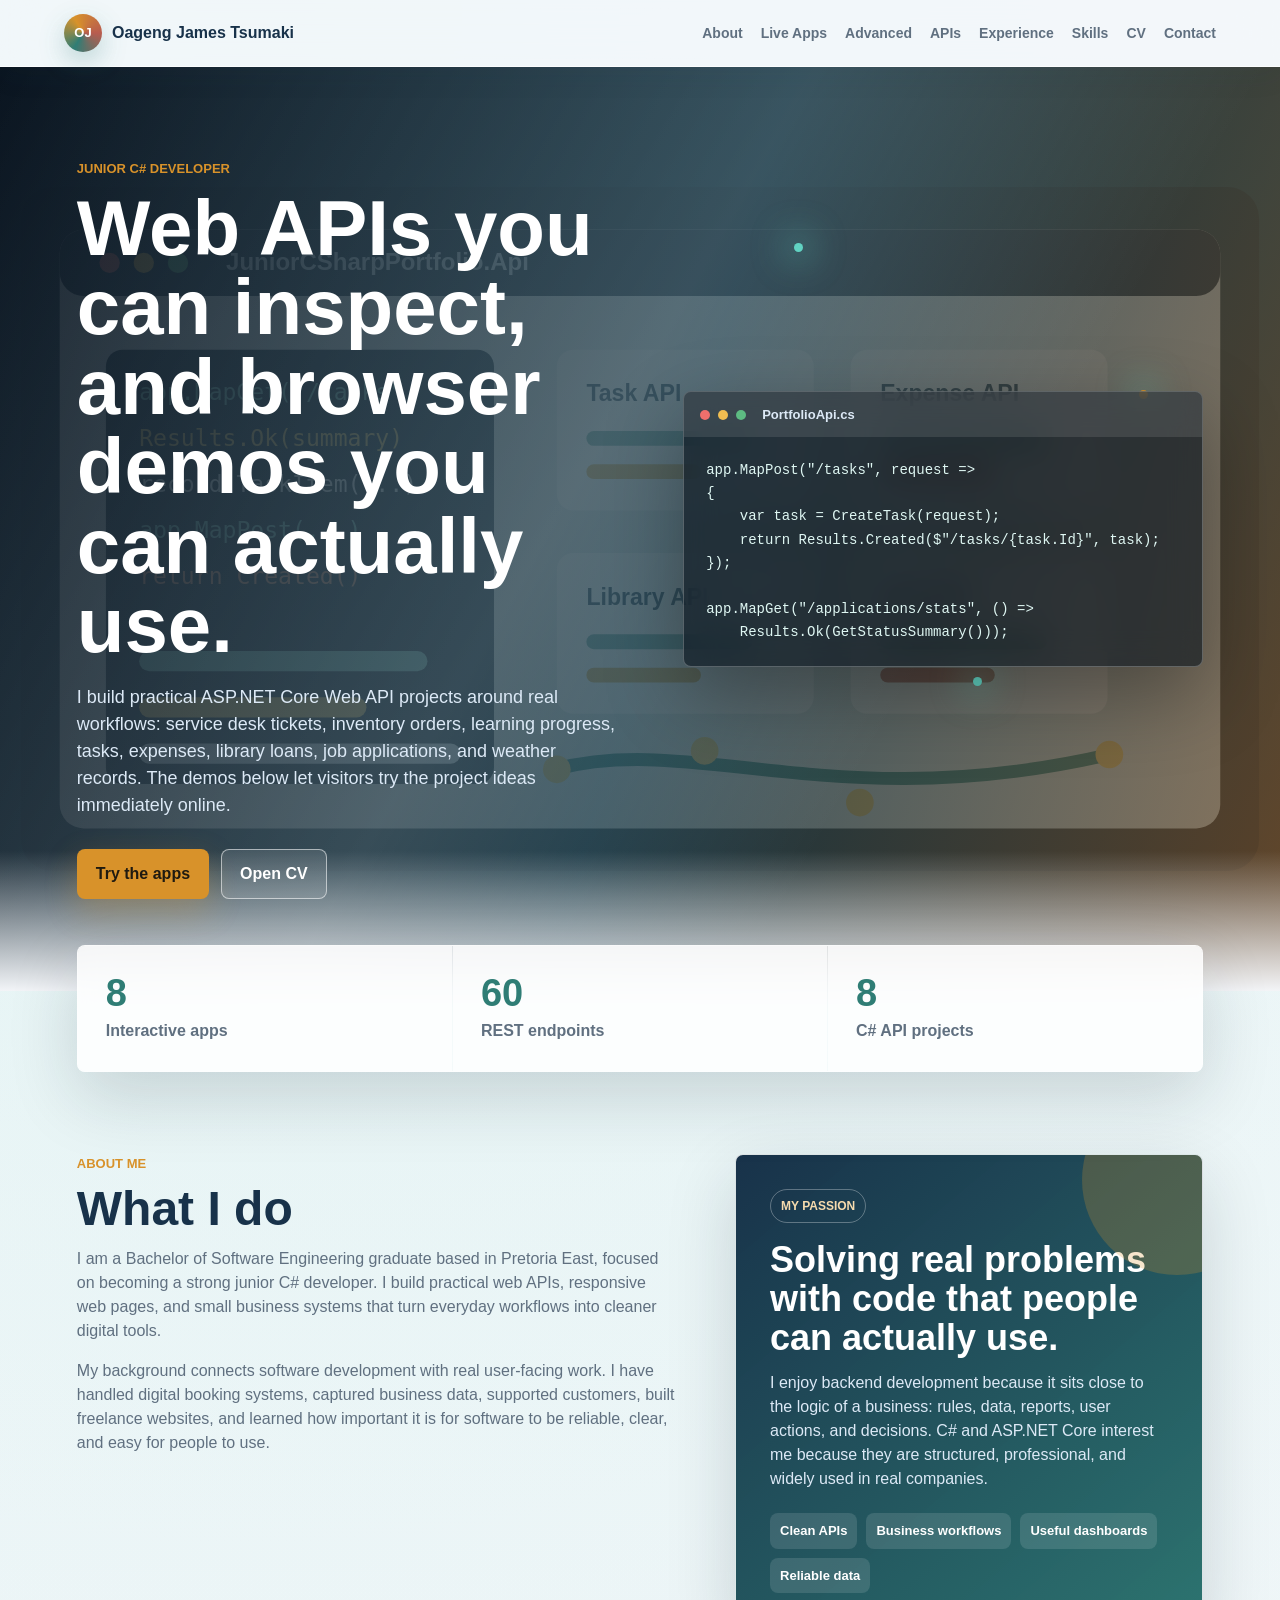
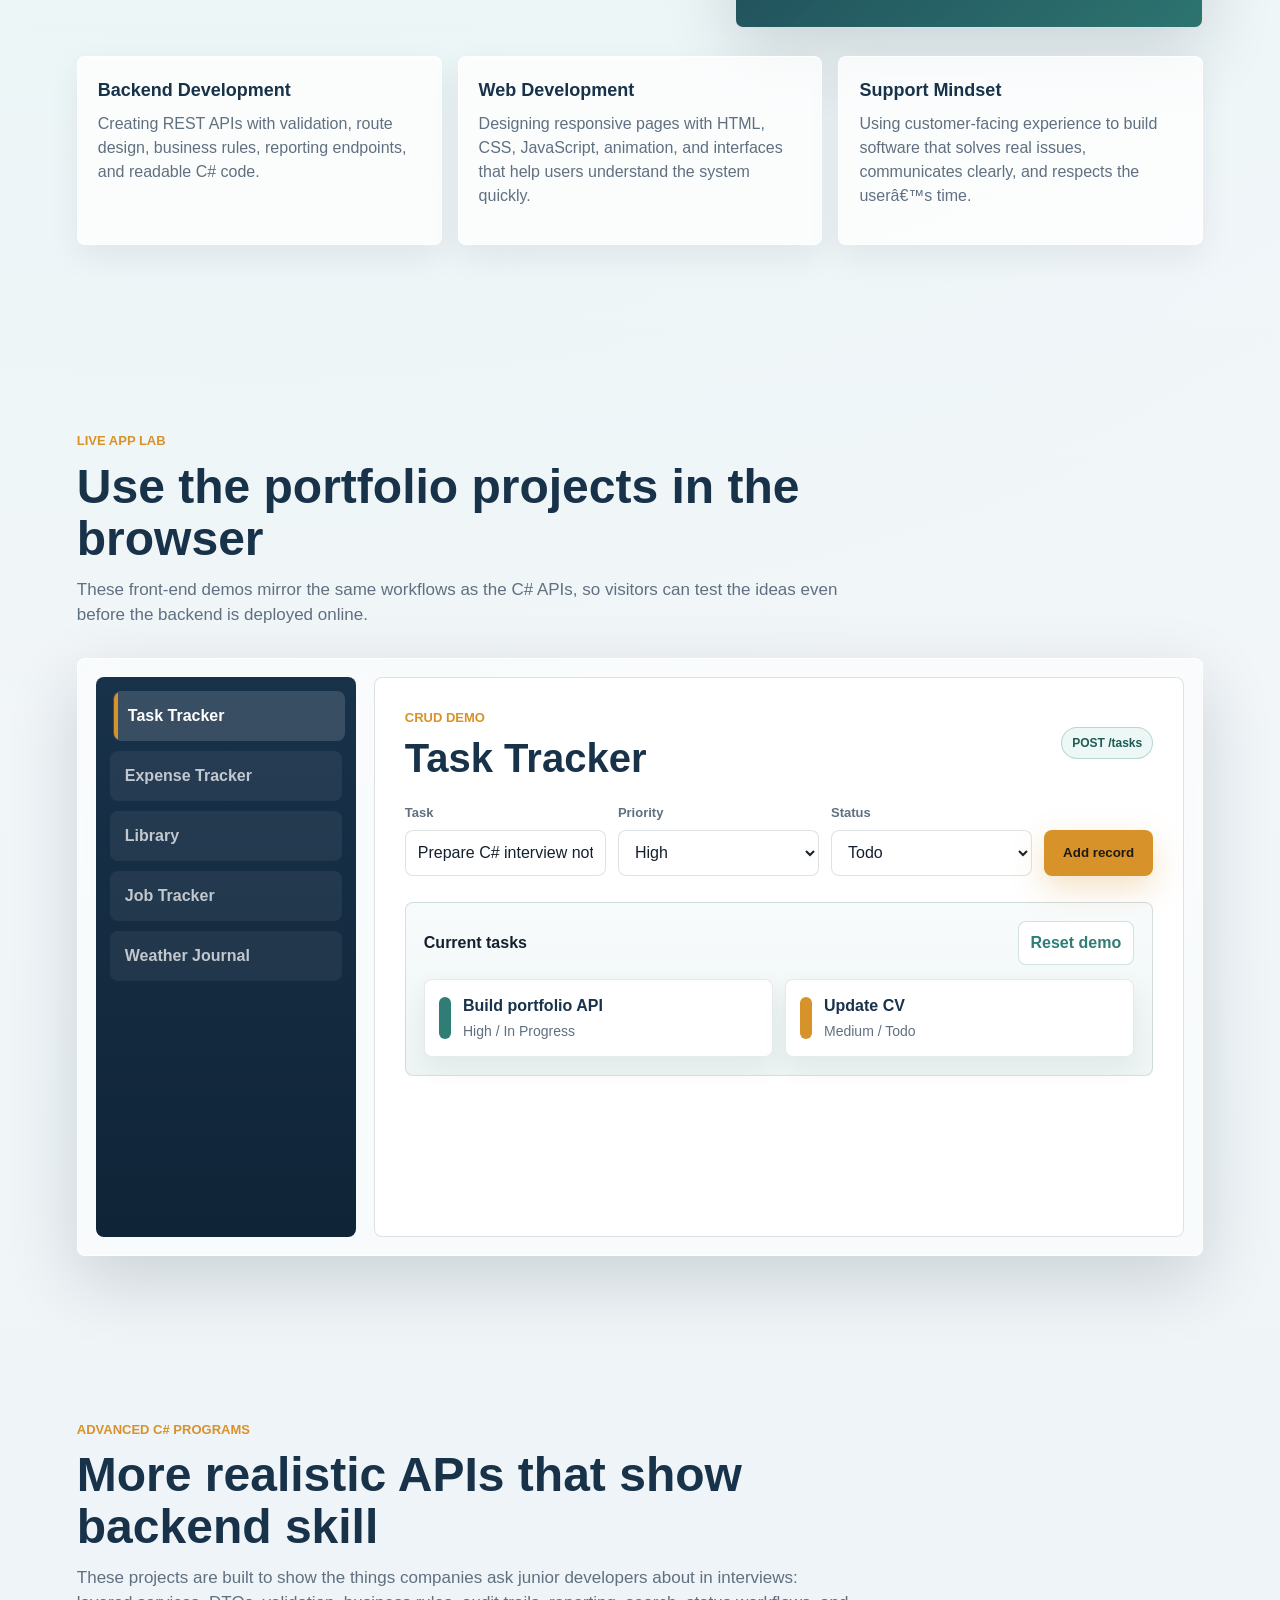
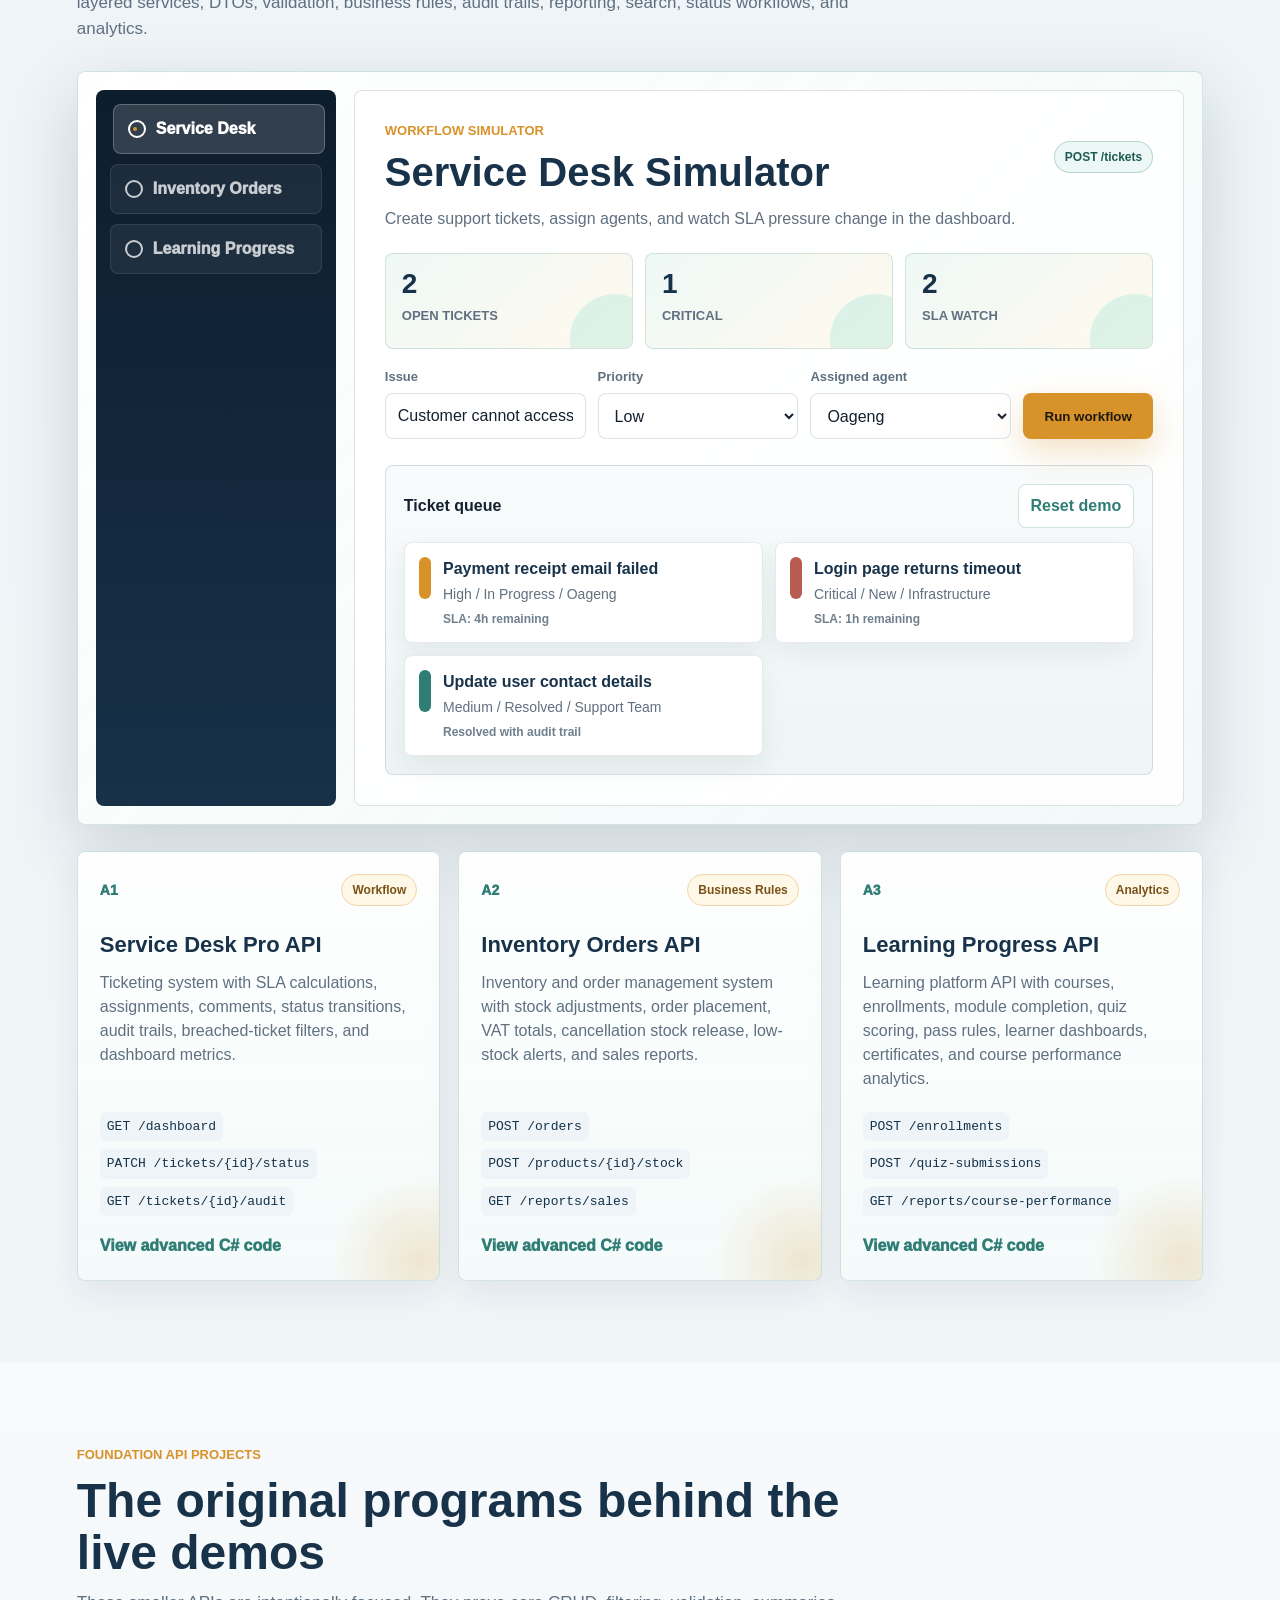
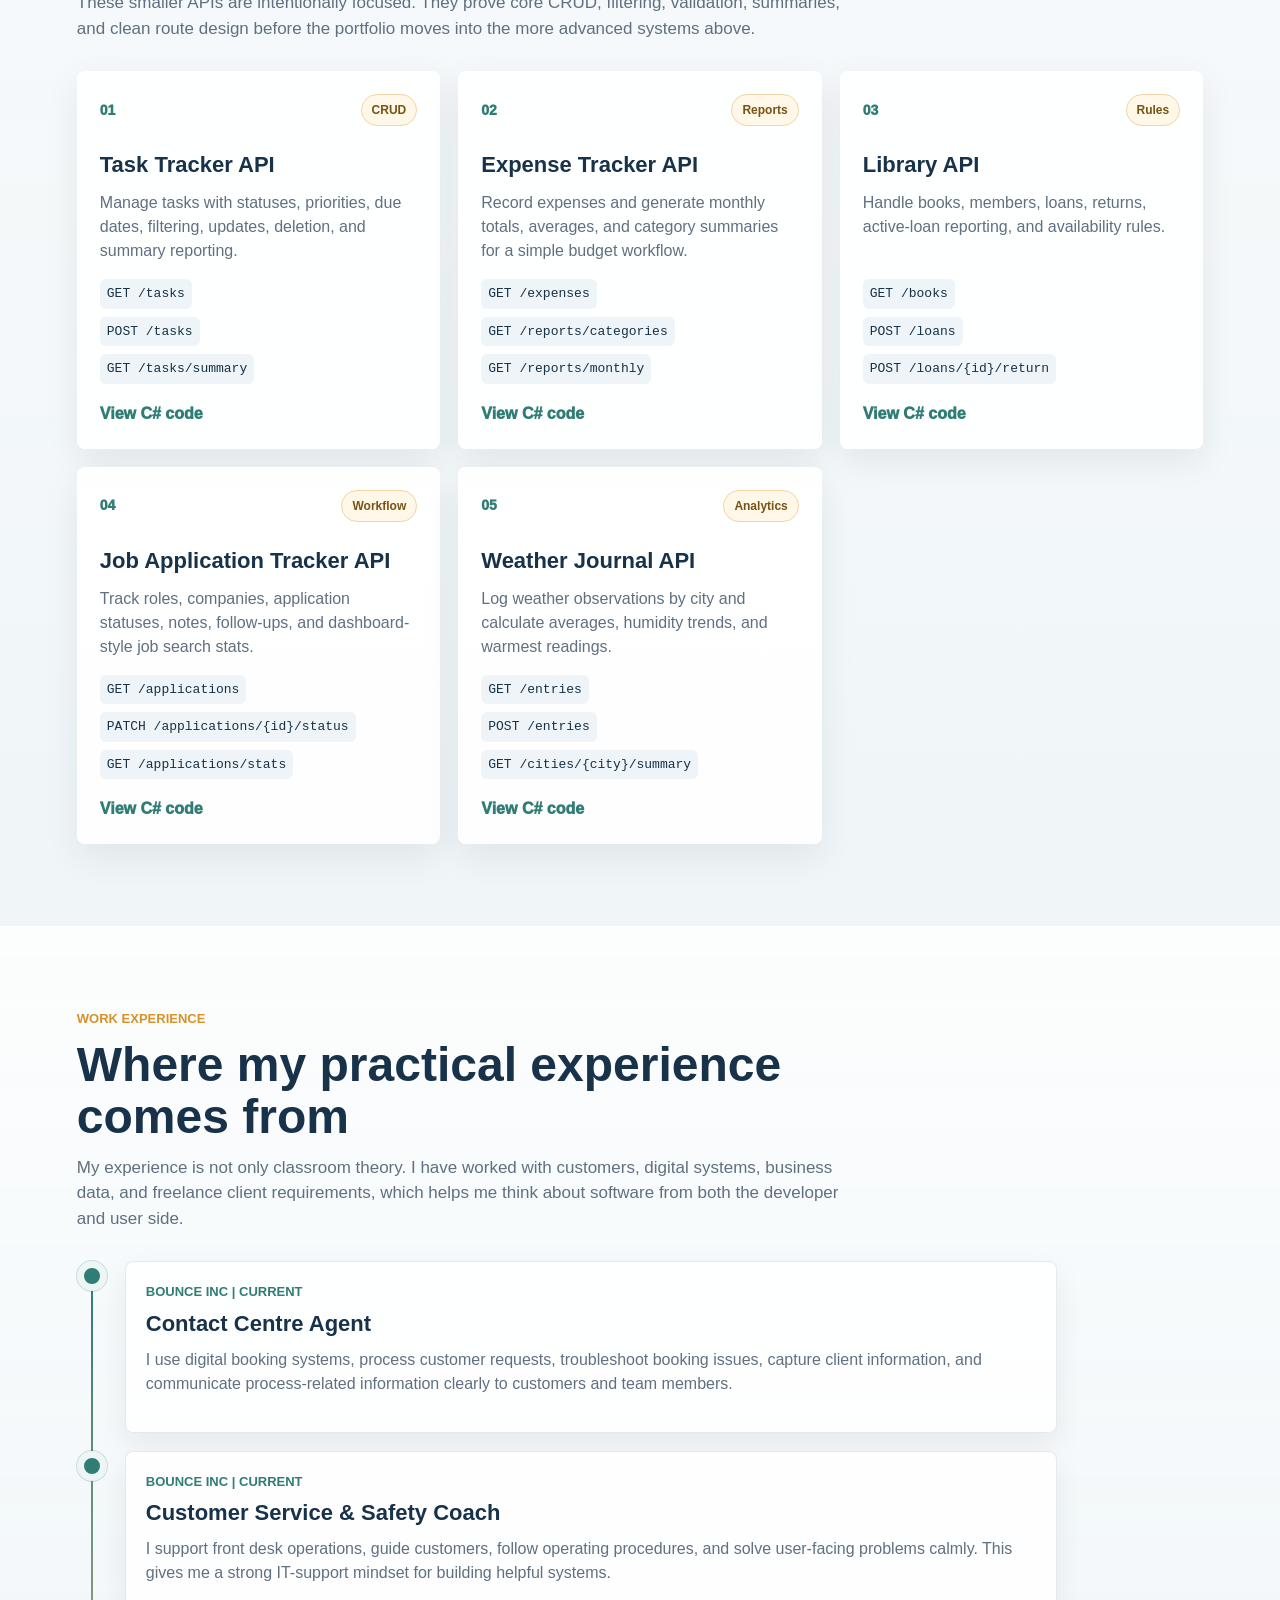
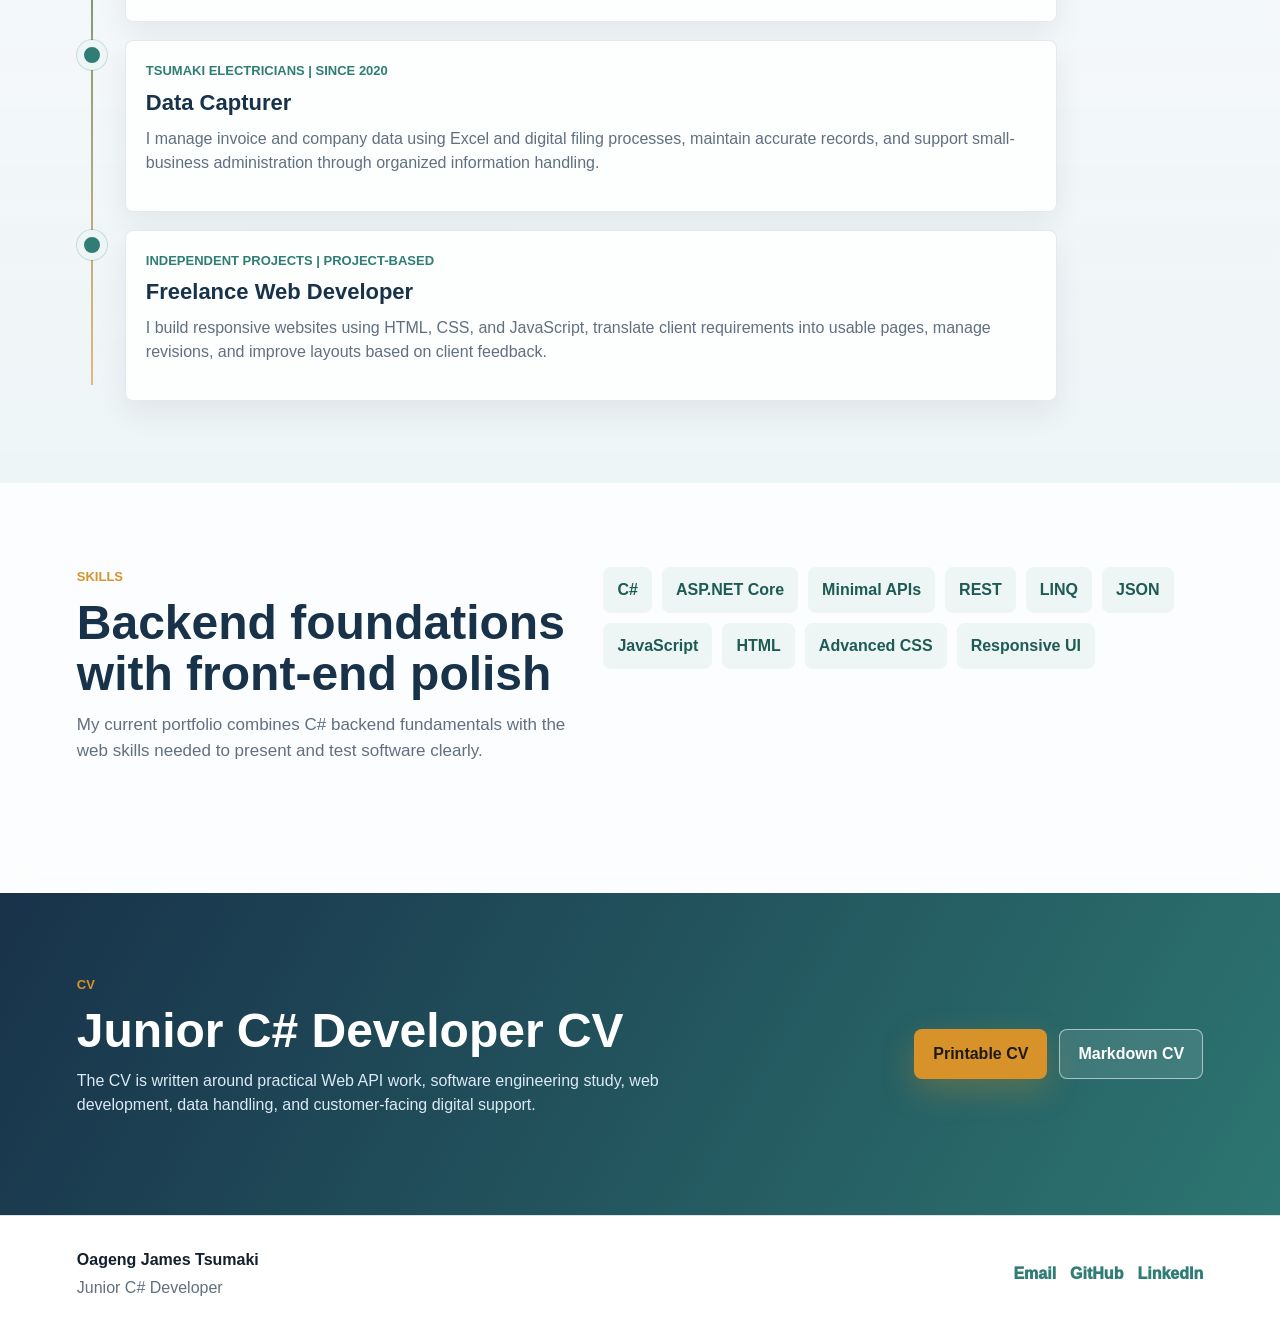
<file: index.html>
﻿<!doctype html>
<html lang="en">
<head>
  <meta charset="utf-8">
  <meta name="viewport" content="width=device-width, initial-scale=1">
  <meta name="description" content="Oageng James Tsumaki junior C# developer portfolio with live web demos and ASP.NET Core Web API projects.">
  <title>Oageng James Tsumaki | Junior C# Developer</title>
  <link rel="stylesheet" href="styles.css">
  <script src="app.js?v=3" defer></script>
</head>
<body>
  <header class="site-header">
    <a class="brand" href="#top" aria-label="Back to top">
      <span class="brand-mark">OJ</span>
      <span>Oageng James Tsumaki</span>
    </a>
    <nav aria-label="Main navigation">
      <a href="#about">About</a>
      <a href="#lab">Live Apps</a>
      <a href="#advanced">Advanced</a>
      <a href="#projects">APIs</a>
      <a href="#experience">Experience</a>
      <a href="#skills">Skills</a>
      <a href="#cv">CV</a>
      <a href="#contact">Contact</a>
    </nav>
  </header>

  <main id="top">
    <section class="hero" aria-label="Portfolio introduction">
      <div class="hero-orbit" aria-hidden="true">
        <span></span>
        <span></span>
        <span></span>
      </div>
      <div class="hero-content reveal">
        <p class="eyebrow">Junior C# Developer</p>
        <h1>Web APIs you can inspect, and browser demos you can actually use.</h1>
        <p class="intro">I build practical ASP.NET Core Web API projects around real workflows: service desk tickets, inventory orders, learning progress, tasks, expenses, library loans, job applications, and weather records. The demos below let visitors try the project ideas immediately online.</p>
        <div class="hero-actions">
          <a class="button primary magnetic" href="#lab">Try the apps</a>
          <a class="button secondary magnetic" href="docs/Junior_CSharp_Developer_CV.html">Open CV</a>
        </div>
      </div>
      <div class="hero-console reveal" aria-label="API preview">
        <div class="console-top">
          <span></span>
          <span></span>
          <span></span>
          <strong>PortfolioApi.cs</strong>
        </div>
        <pre><code>app.MapPost("/tasks", request =&gt;
{
    var task = CreateTask(request);
    return Results.Created($"/tasks/{task.Id}", task);
});

app.MapGet("/applications/stats", () =&gt;
    Results.Ok(GetStatusSummary()));</code></pre>
      </div>
    </section>

    <section class="metrics" aria-label="Portfolio highlights">
      <article class="reveal">
        <strong data-count="8">0</strong>
        <span>Interactive apps</span>
      </article>
      <article class="reveal">
        <strong data-count="60">0</strong>
        <span>REST endpoints</span>
      </article>
      <article class="reveal">
        <strong data-count="8">0</strong>
        <span>C# API projects</span>
      </article>
    </section>

    <section id="about" class="section about-section">
      <div class="about-layout">
        <div class="about-copy reveal">
          <p class="eyebrow">About Me</p>
          <h2>What I do</h2>
          <p>I am a Bachelor of Software Engineering graduate based in Pretoria East, focused on becoming a strong junior C# developer. I build practical web APIs, responsive web pages, and small business systems that turn everyday workflows into cleaner digital tools.</p>
          <p>My background connects software development with real user-facing work. I have handled digital booking systems, captured business data, supported customers, built freelance websites, and learned how important it is for software to be reliable, clear, and easy for people to use.</p>
        </div>

        <div class="passion-card reveal">
          <span class="card-kicker">My passion</span>
          <h3>Solving real problems with code that people can actually use.</h3>
          <p>I enjoy backend development because it sits close to the logic of a business: rules, data, reports, user actions, and decisions. C# and ASP.NET Core interest me because they are structured, professional, and widely used in real companies.</p>
          <div class="passion-list">
            <span>Clean APIs</span>
            <span>Business workflows</span>
            <span>Useful dashboards</span>
            <span>Reliable data</span>
          </div>
        </div>
      </div>

      <div class="focus-grid reveal" aria-label="Developer focus areas">
        <article>
          <strong>Backend Development</strong>
          <p>Creating REST APIs with validation, route design, business rules, reporting endpoints, and readable C# code.</p>
        </article>
        <article>
          <strong>Web Development</strong>
          <p>Designing responsive pages with HTML, CSS, JavaScript, animation, and interfaces that help users understand the system quickly.</p>
        </article>
        <article>
          <strong>Support Mindset</strong>
          <p>Using customer-facing experience to build software that solves real issues, communicates clearly, and respects the userâ€™s time.</p>
        </article>
      </div>
    </section>

    <section id="lab" class="section lab-section">
      <div class="section-heading reveal">
        <p class="eyebrow">Live App Lab</p>
        <h2>Use the portfolio projects in the browser</h2>
        <p>These front-end demos mirror the same workflows as the C# APIs, so visitors can test the ideas even before the backend is deployed online.</p>
      </div>

      <div class="app-shell reveal">
        <aside class="app-tabs" aria-label="Choose live demo">
          <button class="tab-button active" type="button" data-demo="tasks">Task Tracker</button>
          <button class="tab-button" type="button" data-demo="expenses">Expense Tracker</button>
          <button class="tab-button" type="button" data-demo="library">Library</button>
          <button class="tab-button" type="button" data-demo="jobs">Job Tracker</button>
          <button class="tab-button" type="button" data-demo="weather">Weather Journal</button>
        </aside>

        <section class="demo-panel" aria-live="polite">
          <div class="demo-heading">
            <div>
              <p class="eyebrow" id="demoEyebrow">CRUD Demo</p>
              <h3 id="demoTitle">Task Tracker</h3>
            </div>
            <span class="endpoint-pill" id="demoEndpoint">POST /tasks</span>
          </div>

          <form class="demo-form" id="demoForm"></form>

          <div class="demo-results">
            <div class="result-toolbar">
              <strong id="resultTitle">Current tasks</strong>
              <button class="ghost-button" type="button" id="resetDemo">Reset demo</button>
            </div>
            <div class="result-grid" id="demoResults"></div>
          </div>
        </section>
      </div>
    </section>

    <section id="advanced" class="section">
      <div class="section-heading reveal">
        <p class="eyebrow">Advanced C# Programs</p>
        <h2>More realistic APIs that show backend skill</h2>
        <p>These projects are built to show the things companies ask junior developers about in interviews: layered services, DTOs, validation, business rules, audit trails, reporting, search, status workflows, and analytics.</p>
      </div>

      <div class="advanced-lab reveal">
        <aside class="advanced-tabs" aria-label="Choose advanced live demo">
          <button class="advanced-tab active" type="button" data-advanced-demo="service">Service Desk</button>
          <button class="advanced-tab" type="button" data-advanced-demo="inventory">Inventory Orders</button>
          <button class="advanced-tab" type="button" data-advanced-demo="learning">Learning Progress</button>
        </aside>

        <section class="advanced-panel" aria-live="polite">
          <div class="demo-heading">
            <div>
              <p class="eyebrow" id="advancedEyebrow">Workflow Simulator</p>
              <h3 id="advancedTitle">Service Desk Simulator</h3>
            </div>
            <span class="endpoint-pill" id="advancedEndpoint">POST /tickets</span>
          </div>

          <p class="advanced-summary" id="advancedSummary">Create support tickets, assign agents, and watch SLA pressure change in the dashboard.</p>

          <div class="advanced-metrics" id="advancedMetrics"></div>

          <form class="demo-form advanced-form" id="advancedForm"></form>

          <div class="demo-results advanced-results-wrap">
            <div class="result-toolbar">
              <strong id="advancedResultTitle">Ticket queue</strong>
              <button class="ghost-button" type="button" id="resetAdvancedDemo">Reset demo</button>
            </div>
            <div class="advanced-results" id="advancedResults"></div>
          </div>
        </section>
      </div>

      <div class="project-grid advanced-grid">
        <article class="project-card feature-card reveal">
          <div class="project-top">
            <span class="project-number">A1</span>
            <span class="status">Workflow</span>
          </div>
          <h3>Service Desk Pro API</h3>
          <p>Ticketing system with SLA calculations, assignments, comments, status transitions, audit trails, breached-ticket filters, and dashboard metrics.</p>
          <ul>
            <li><code>GET /dashboard</code></li>
            <li><code>PATCH /tickets/{id}/status</code></li>
            <li><code>GET /tickets/{id}/audit</code></li>
          </ul>
          <a href="src/ServiceDeskProApi/Program.cs">View advanced C# code</a>
        </article>

        <article class="project-card feature-card reveal">
          <div class="project-top">
            <span class="project-number">A2</span>
            <span class="status">Business Rules</span>
          </div>
          <h3>Inventory Orders API</h3>
          <p>Inventory and order management system with stock adjustments, order placement, VAT totals, cancellation stock release, low-stock alerts, and sales reports.</p>
          <ul>
            <li><code>POST /orders</code></li>
            <li><code>POST /products/{id}/stock</code></li>
            <li><code>GET /reports/sales</code></li>
          </ul>
          <a href="src/InventoryOrdersApi/Program.cs">View advanced C# code</a>
        </article>

        <article class="project-card feature-card reveal">
          <div class="project-top">
            <span class="project-number">A3</span>
            <span class="status">Analytics</span>
          </div>
          <h3>Learning Progress API</h3>
          <p>Learning platform API with courses, enrollments, module completion, quiz scoring, pass rules, learner dashboards, certificates, and course performance analytics.</p>
          <ul>
            <li><code>POST /enrollments</code></li>
            <li><code>POST /quiz-submissions</code></li>
            <li><code>GET /reports/course-performance</code></li>
          </ul>
          <a href="src/LearningProgressApi/Program.cs">View advanced C# code</a>
        </article>
      </div>
    </section>

    <section id="projects" class="section foundation-section">
      <div class="section-heading reveal">
        <p class="eyebrow">Foundation API Projects</p>
        <h2>The original programs behind the live demos</h2>
        <p>These smaller APIs are intentionally focused. They prove core CRUD, filtering, validation, summaries, and clean route design before the portfolio moves into the more advanced systems above.</p>
      </div>

      <div class="project-grid">
        <article class="project-card reveal">
          <div class="project-top">
            <span class="project-number">01</span>
            <span class="status">CRUD</span>
          </div>
          <h3>Task Tracker API</h3>
          <p>Manage tasks with statuses, priorities, due dates, filtering, updates, deletion, and summary reporting.</p>
          <ul>
            <li><code>GET /tasks</code></li>
            <li><code>POST /tasks</code></li>
            <li><code>GET /tasks/summary</code></li>
          </ul>
          <a href="src/TaskTrackerApi/Program.cs">View C# code</a>
        </article>

        <article class="project-card reveal">
          <div class="project-top">
            <span class="project-number">02</span>
            <span class="status">Reports</span>
          </div>
          <h3>Expense Tracker API</h3>
          <p>Record expenses and generate monthly totals, averages, and category summaries for a simple budget workflow.</p>
          <ul>
            <li><code>GET /expenses</code></li>
            <li><code>GET /reports/categories</code></li>
            <li><code>GET /reports/monthly</code></li>
          </ul>
          <a href="src/ExpenseTrackerApi/Program.cs">View C# code</a>
        </article>

        <article class="project-card reveal">
          <div class="project-top">
            <span class="project-number">03</span>
            <span class="status">Rules</span>
          </div>
          <h3>Library API</h3>
          <p>Handle books, members, loans, returns, active-loan reporting, and availability rules.</p>
          <ul>
            <li><code>GET /books</code></li>
            <li><code>POST /loans</code></li>
            <li><code>POST /loans/{id}/return</code></li>
          </ul>
          <a href="src/LibraryApi/Program.cs">View C# code</a>
        </article>

        <article class="project-card reveal">
          <div class="project-top">
            <span class="project-number">04</span>
            <span class="status">Workflow</span>
          </div>
          <h3>Job Application Tracker API</h3>
          <p>Track roles, companies, application statuses, notes, follow-ups, and dashboard-style job search stats.</p>
          <ul>
            <li><code>GET /applications</code></li>
            <li><code>PATCH /applications/{id}/status</code></li>
            <li><code>GET /applications/stats</code></li>
          </ul>
          <a href="src/JobApplicationTrackerApi/Program.cs">View C# code</a>
        </article>

        <article class="project-card reveal">
          <div class="project-top">
            <span class="project-number">05</span>
            <span class="status">Analytics</span>
          </div>
          <h3>Weather Journal API</h3>
          <p>Log weather observations by city and calculate averages, humidity trends, and warmest readings.</p>
          <ul>
            <li><code>GET /entries</code></li>
            <li><code>POST /entries</code></li>
            <li><code>GET /cities/{city}/summary</code></li>
          </ul>
          <a href="src/WeatherJournalApi/Program.cs">View C# code</a>
        </article>
      </div>
    </section>

    <section id="experience" class="section experience-section">
      <div class="section-heading reveal">
        <p class="eyebrow">Work Experience</p>
        <h2>Where my practical experience comes from</h2>
        <p>My experience is not only classroom theory. I have worked with customers, digital systems, business data, and freelance client requirements, which helps me think about software from both the developer and user side.</p>
      </div>

      <div class="timeline">
        <article class="timeline-item reveal">
          <span class="timeline-dot"></span>
          <div>
            <p class="timeline-meta">Bounce Inc | Current</p>
            <h3>Contact Centre Agent</h3>
            <p>I use digital booking systems, process customer requests, troubleshoot booking issues, capture client information, and communicate process-related information clearly to customers and team members.</p>
          </div>
        </article>

        <article class="timeline-item reveal">
          <span class="timeline-dot"></span>
          <div>
            <p class="timeline-meta">Bounce Inc | Current</p>
            <h3>Customer Service & Safety Coach</h3>
            <p>I support front desk operations, guide customers, follow operating procedures, and solve user-facing problems calmly. This gives me a strong IT-support mindset for building helpful systems.</p>
          </div>
        </article>

        <article class="timeline-item reveal">
          <span class="timeline-dot"></span>
          <div>
            <p class="timeline-meta">Tsumaki Electricians | Since 2020</p>
            <h3>Data Capturer</h3>
            <p>I manage invoice and company data using Excel and digital filing processes, maintain accurate records, and support small-business administration through organized information handling.</p>
          </div>
        </article>

        <article class="timeline-item reveal">
          <span class="timeline-dot"></span>
          <div>
            <p class="timeline-meta">Independent Projects | Project-Based</p>
            <h3>Freelance Web Developer</h3>
            <p>I build responsive websites using HTML, CSS, and JavaScript, translate client requirements into usable pages, manage revisions, and improve layouts based on client feedback.</p>
          </div>
        </article>
      </div>
    </section>

    <section id="skills" class="section split">
      <div class="section-heading reveal">
        <p class="eyebrow">Skills</p>
        <h2>Backend foundations with front-end polish</h2>
        <p>My current portfolio combines C# backend fundamentals with the web skills needed to present and test software clearly.</p>
      </div>
      <div class="skill-list reveal" aria-label="Technical skills">
        <span>C#</span>
        <span>ASP.NET Core</span>
        <span>Minimal APIs</span>
        <span>REST</span>
        <span>LINQ</span>
        <span>JSON</span>
        <span>JavaScript</span>
        <span>HTML</span>
        <span>Advanced CSS</span>
        <span>Responsive UI</span>
      </div>
    </section>

    <section id="cv" class="section cv-panel reveal">
      <div>
        <p class="eyebrow">CV</p>
        <h2>Junior C# Developer CV</h2>
        <p>The CV is written around practical Web API work, software engineering study, web development, data handling, and customer-facing digital support.</p>
      </div>
      <div class="cv-actions">
        <a class="button primary magnetic" href="docs/Junior_CSharp_Developer_CV.html">Printable CV</a>
        <a class="button secondary magnetic" href="docs/Junior_CSharp_Developer_CV.md">Markdown CV</a>
      </div>
    </section>
  </main>

  <footer id="contact">
    <div>
      <strong>Oageng James Tsumaki</strong>
      <p>Junior C# Developer</p>
    </div>
    <div class="footer-links">
      <a href="mailto:oagengtsumakijr@gmail.com">Email</a>
      <a href="https://github.com/your-username">GitHub</a>
      <a href="https://linkedin.com/in/your-profile">LinkedIn</a>
    </div>
  </footer>
</body>
</html>
</file>
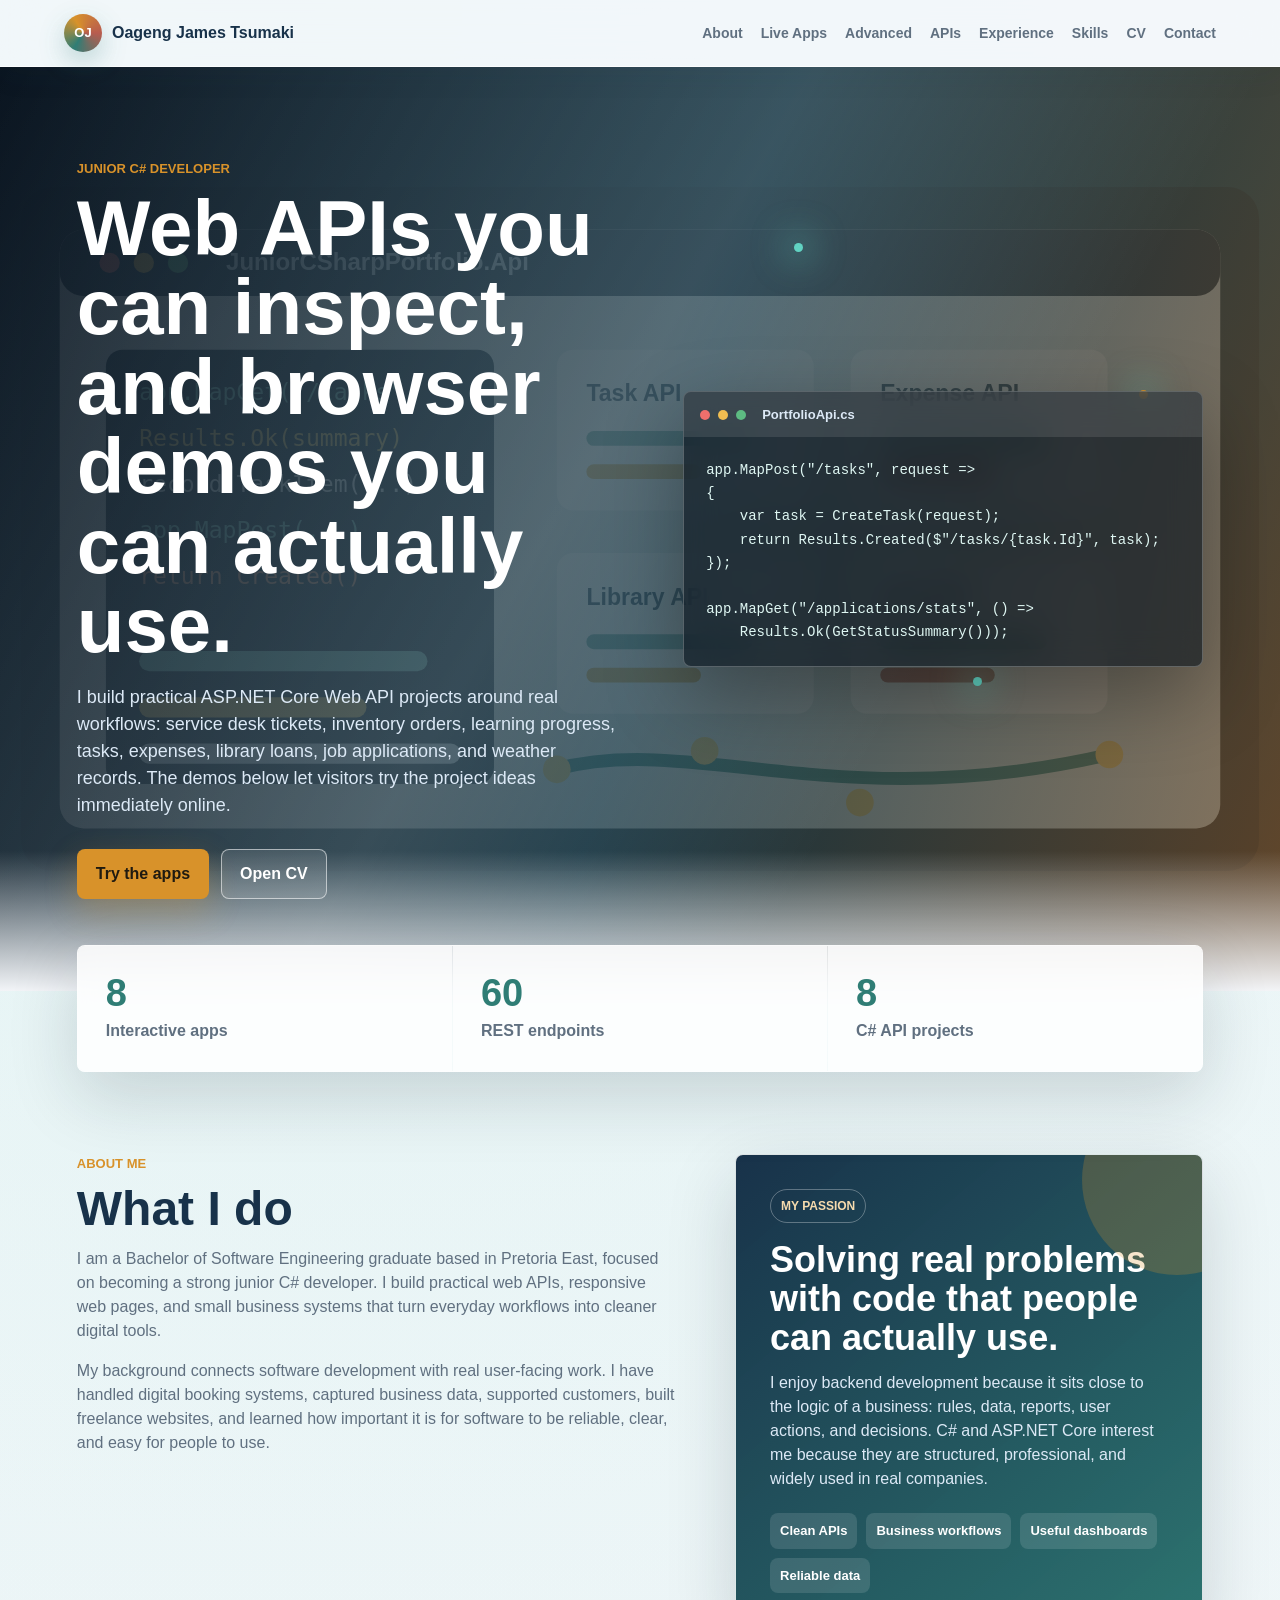
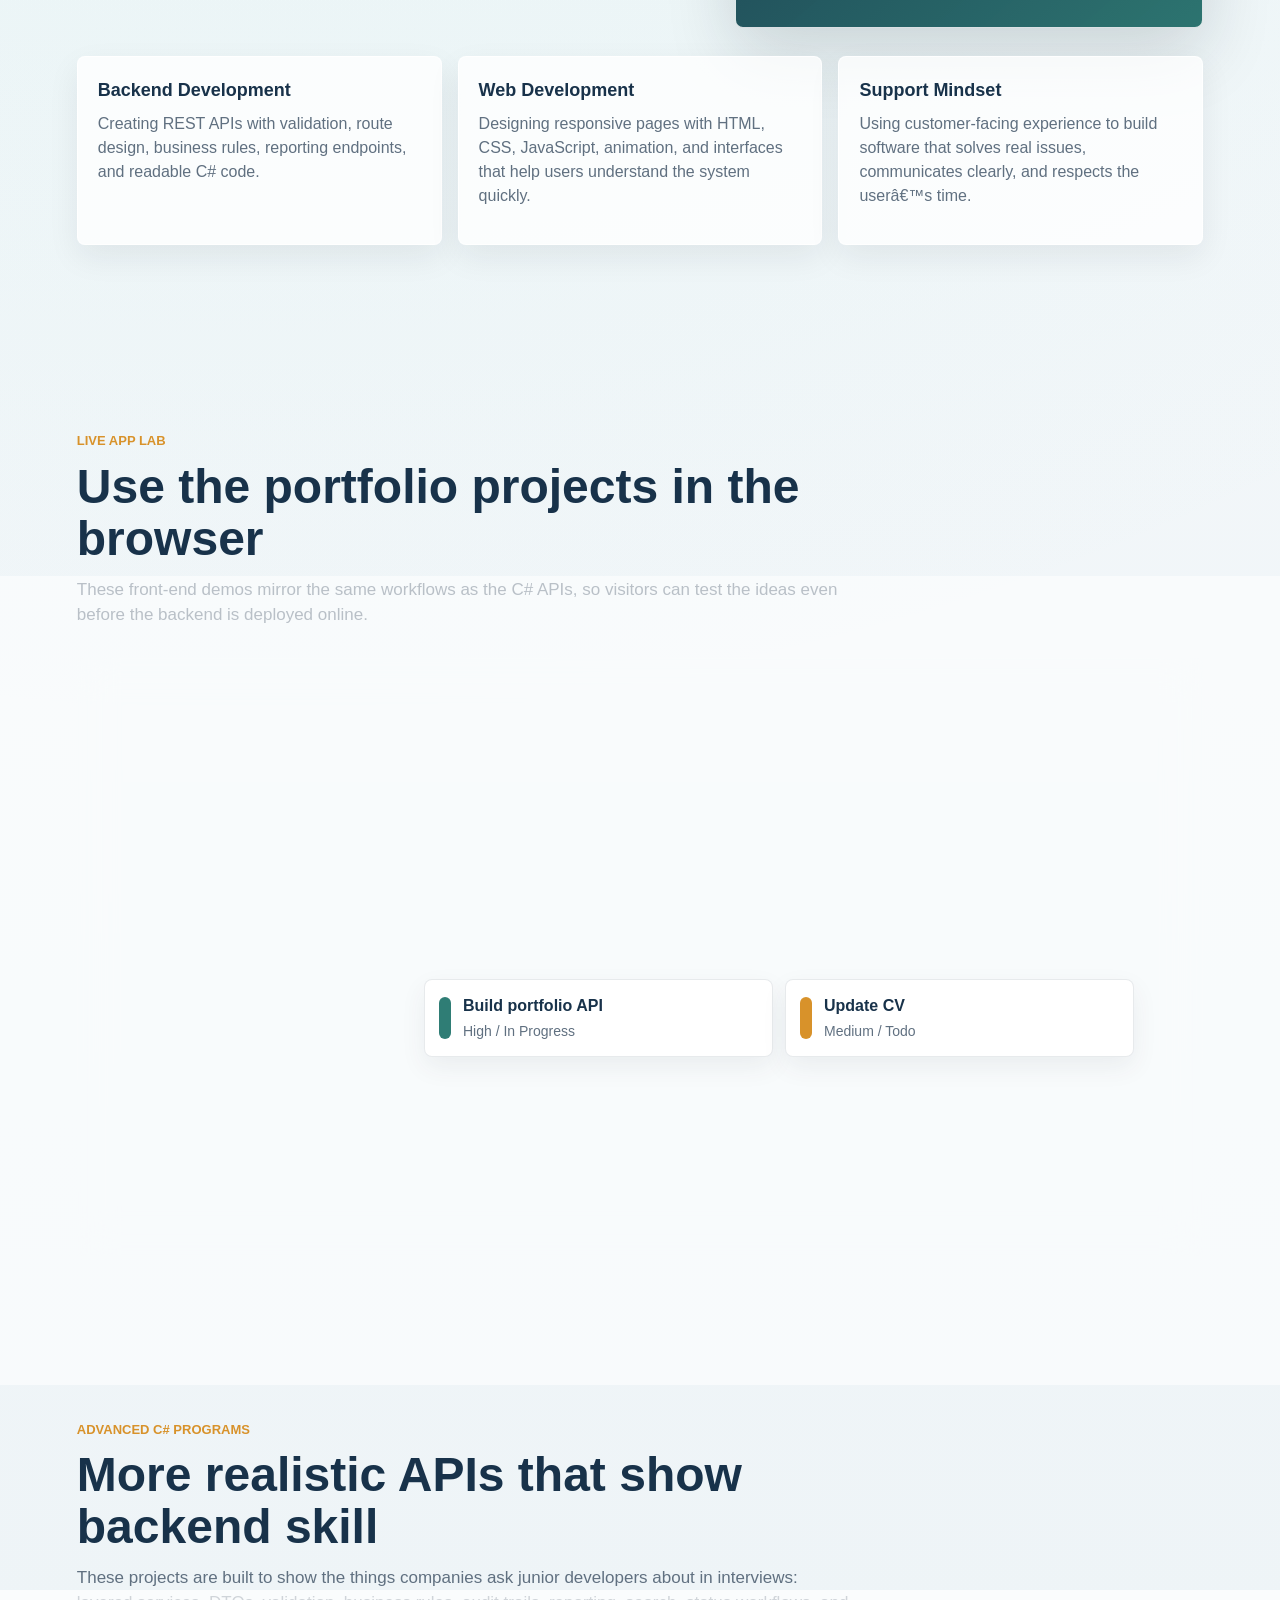
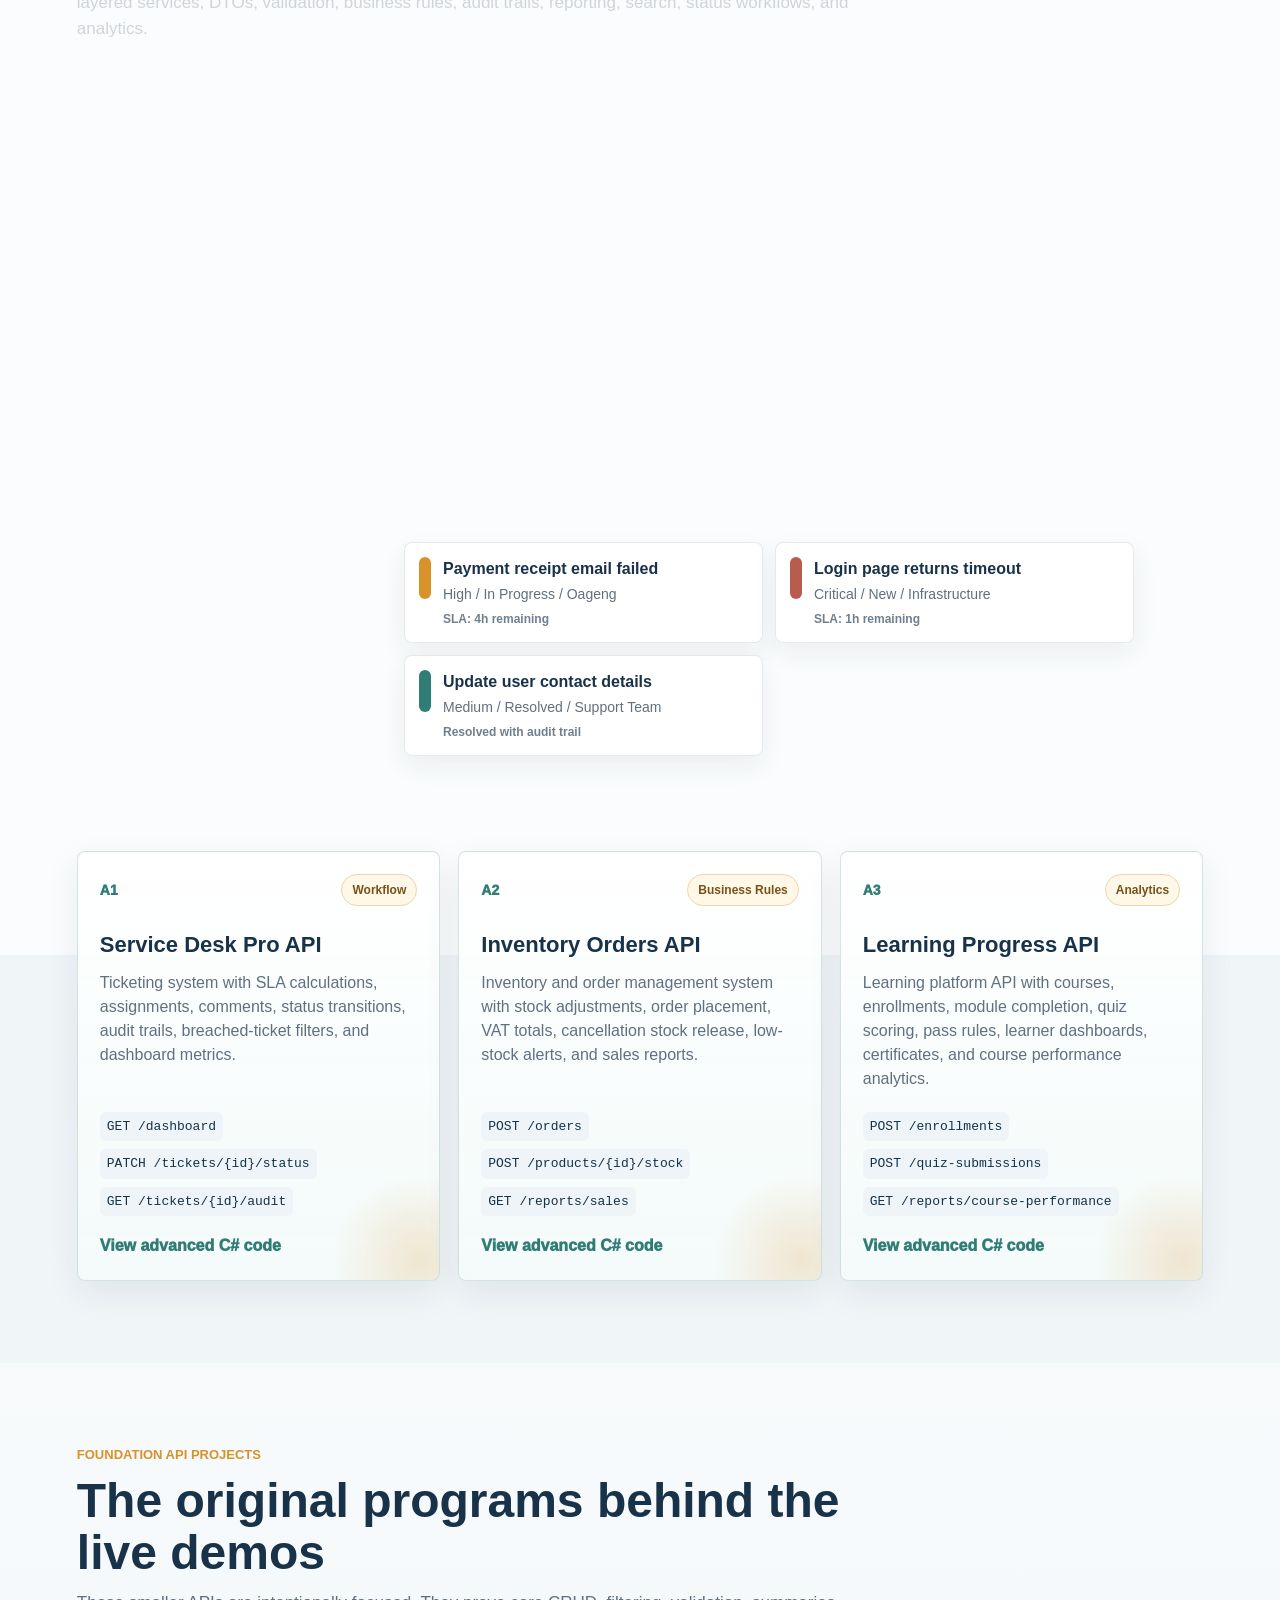
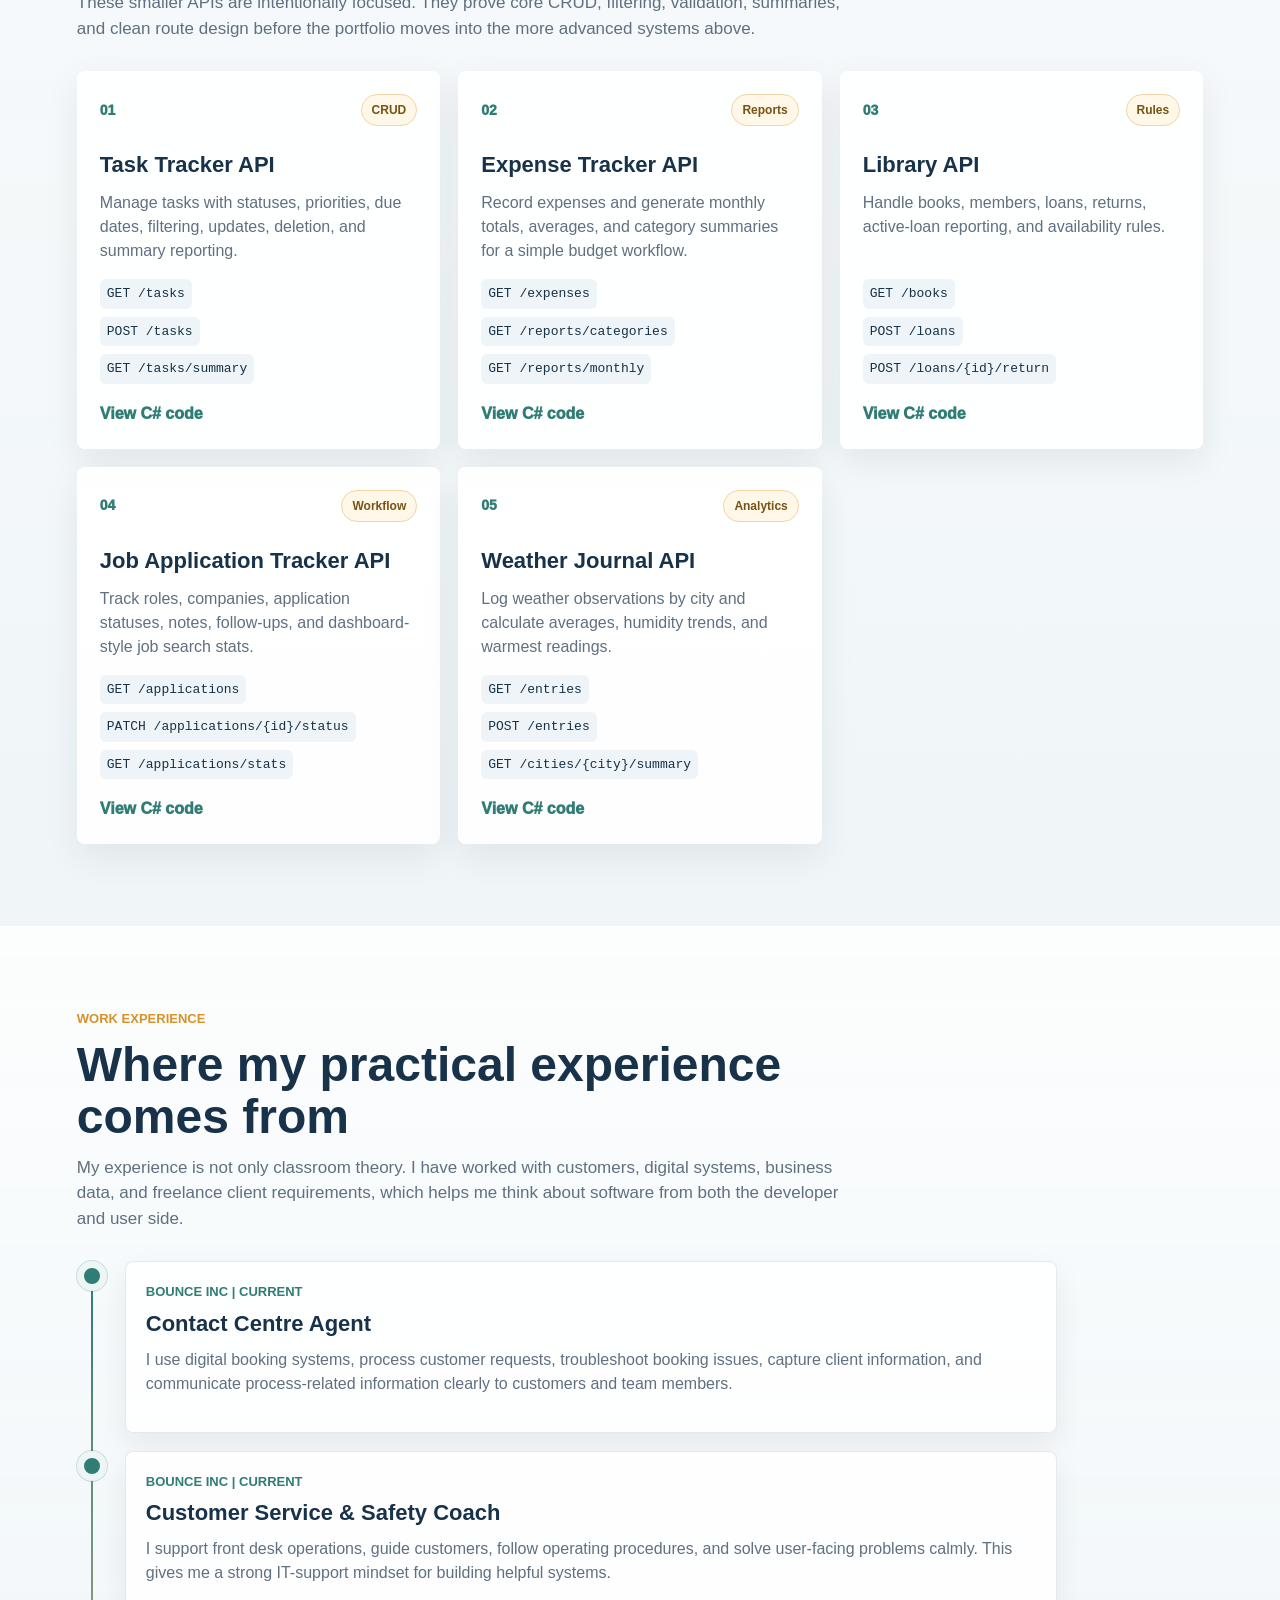
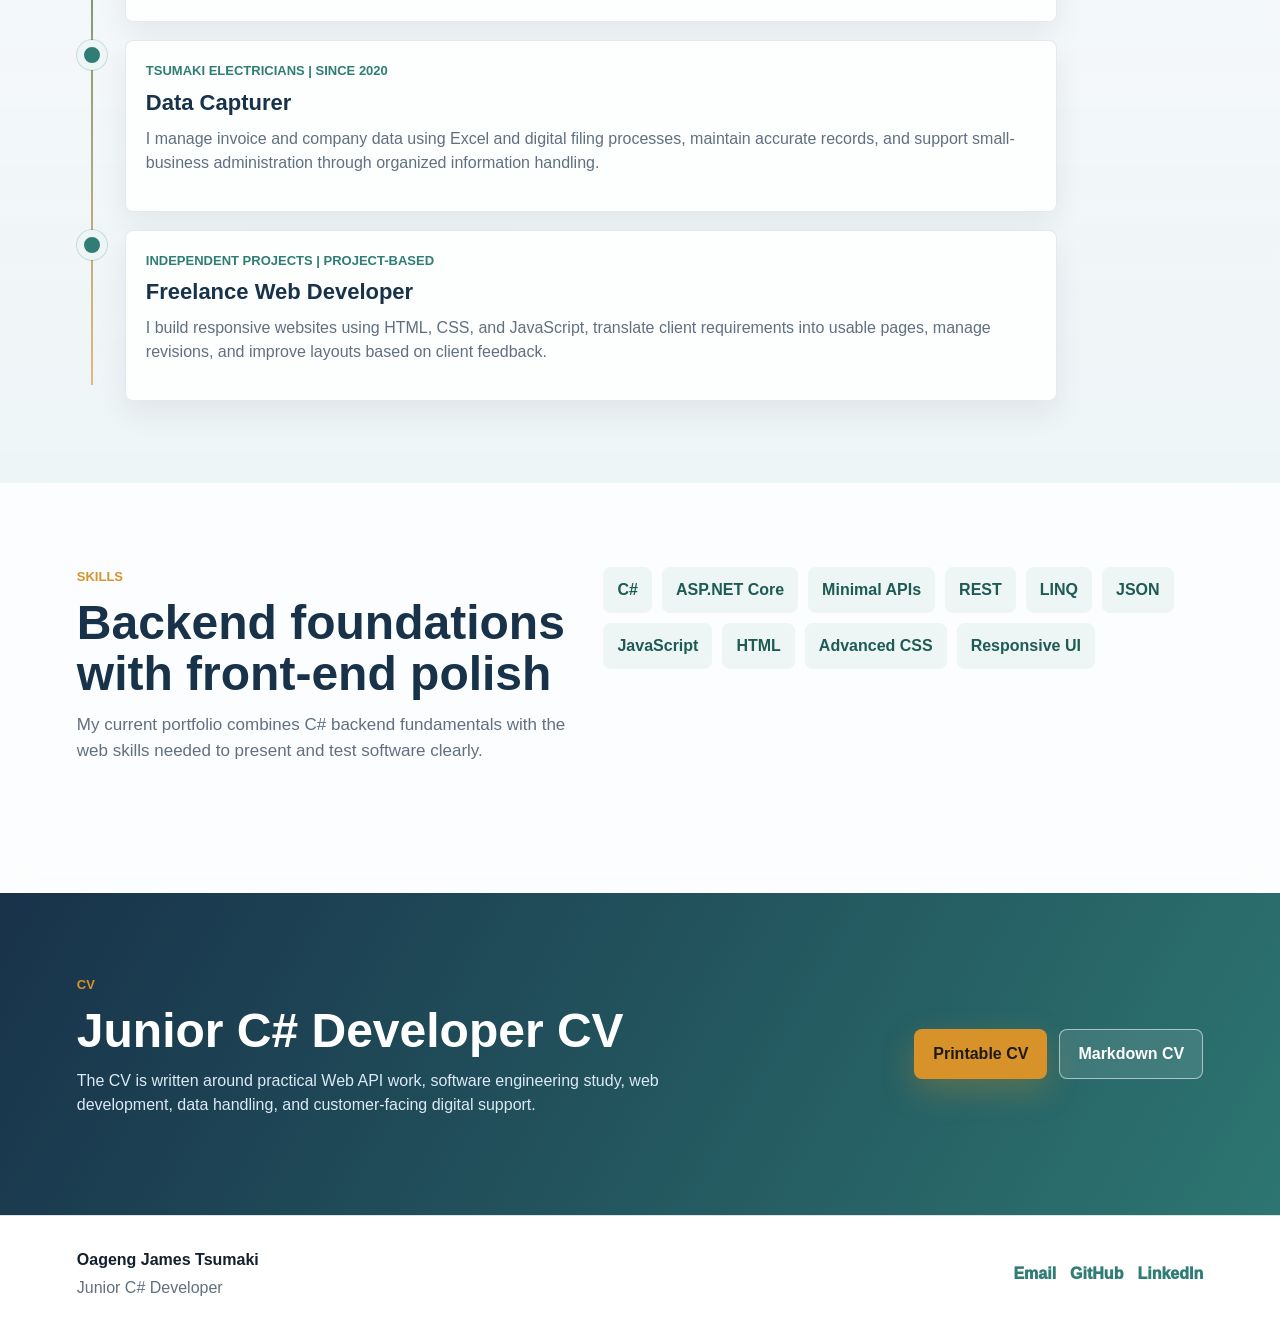
<file: portfolio-site/index.html>
﻿<!doctype html>
<html lang="en">
<head>
  <meta charset="utf-8">
  <meta name="viewport" content="width=device-width, initial-scale=1">
  <meta name="description" content="Oageng James Tsumaki junior C# developer portfolio with live web demos and ASP.NET Core Web API projects.">
  <title>Oageng James Tsumaki | Junior C# Developer</title>
  <link rel="stylesheet" href="styles.css">
  <script src="app.js?v=3" defer></script>
</head>
<body>
  <header class="site-header">
    <a class="brand" href="#top" aria-label="Back to top">
      <span class="brand-mark">OJ</span>
      <span>Oageng James Tsumaki</span>
    </a>
    <nav aria-label="Main navigation">
      <a href="#about">About</a>
      <a href="#lab">Live Apps</a>
      <a href="#advanced">Advanced</a>
      <a href="#projects">APIs</a>
      <a href="#experience">Experience</a>
      <a href="#skills">Skills</a>
      <a href="#cv">CV</a>
      <a href="#contact">Contact</a>
    </nav>
  </header>

  <main id="top">
    <section class="hero" aria-label="Portfolio introduction">
      <div class="hero-orbit" aria-hidden="true">
        <span></span>
        <span></span>
        <span></span>
      </div>
      <div class="hero-content reveal">
        <p class="eyebrow">Junior C# Developer</p>
        <h1>Web APIs you can inspect, and browser demos you can actually use.</h1>
        <p class="intro">I build practical ASP.NET Core Web API projects around real workflows: service desk tickets, inventory orders, learning progress, tasks, expenses, library loans, job applications, and weather records. The demos below let visitors try the project ideas immediately online.</p>
        <div class="hero-actions">
          <a class="button primary magnetic" href="#lab">Try the apps</a>
          <a class="button secondary magnetic" href="../docs/Junior_CSharp_Developer_CV.html">Open CV</a>
        </div>
      </div>
      <div class="hero-console reveal" aria-label="API preview">
        <div class="console-top">
          <span></span>
          <span></span>
          <span></span>
          <strong>PortfolioApi.cs</strong>
        </div>
        <pre><code>app.MapPost("/tasks", request =&gt;
{
    var task = CreateTask(request);
    return Results.Created($"/tasks/{task.Id}", task);
});

app.MapGet("/applications/stats", () =&gt;
    Results.Ok(GetStatusSummary()));</code></pre>
      </div>
    </section>

    <section class="metrics" aria-label="Portfolio highlights">
      <article class="reveal">
        <strong data-count="8">0</strong>
        <span>Interactive apps</span>
      </article>
      <article class="reveal">
        <strong data-count="60">0</strong>
        <span>REST endpoints</span>
      </article>
      <article class="reveal">
        <strong data-count="8">0</strong>
        <span>C# API projects</span>
      </article>
    </section>

    <section id="about" class="section about-section">
      <div class="about-layout">
        <div class="about-copy reveal">
          <p class="eyebrow">About Me</p>
          <h2>What I do</h2>
          <p>I am a Bachelor of Software Engineering graduate based in Pretoria East, focused on becoming a strong junior C# developer. I build practical web APIs, responsive web pages, and small business systems that turn everyday workflows into cleaner digital tools.</p>
          <p>My background connects software development with real user-facing work. I have handled digital booking systems, captured business data, supported customers, built freelance websites, and learned how important it is for software to be reliable, clear, and easy for people to use.</p>
        </div>

        <div class="passion-card reveal">
          <span class="card-kicker">My passion</span>
          <h3>Solving real problems with code that people can actually use.</h3>
          <p>I enjoy backend development because it sits close to the logic of a business: rules, data, reports, user actions, and decisions. C# and ASP.NET Core interest me because they are structured, professional, and widely used in real companies.</p>
          <div class="passion-list">
            <span>Clean APIs</span>
            <span>Business workflows</span>
            <span>Useful dashboards</span>
            <span>Reliable data</span>
          </div>
        </div>
      </div>

      <div class="focus-grid reveal" aria-label="Developer focus areas">
        <article>
          <strong>Backend Development</strong>
          <p>Creating REST APIs with validation, route design, business rules, reporting endpoints, and readable C# code.</p>
        </article>
        <article>
          <strong>Web Development</strong>
          <p>Designing responsive pages with HTML, CSS, JavaScript, animation, and interfaces that help users understand the system quickly.</p>
        </article>
        <article>
          <strong>Support Mindset</strong>
          <p>Using customer-facing experience to build software that solves real issues, communicates clearly, and respects the userâ€™s time.</p>
        </article>
      </div>
    </section>

    <section id="lab" class="section lab-section">
      <div class="section-heading reveal">
        <p class="eyebrow">Live App Lab</p>
        <h2>Use the portfolio projects in the browser</h2>
        <p>These front-end demos mirror the same workflows as the C# APIs, so visitors can test the ideas even before the backend is deployed online.</p>
      </div>

      <div class="app-shell reveal">
        <aside class="app-tabs" aria-label="Choose live demo">
          <button class="tab-button active" type="button" data-demo="tasks">Task Tracker</button>
          <button class="tab-button" type="button" data-demo="expenses">Expense Tracker</button>
          <button class="tab-button" type="button" data-demo="library">Library</button>
          <button class="tab-button" type="button" data-demo="jobs">Job Tracker</button>
          <button class="tab-button" type="button" data-demo="weather">Weather Journal</button>
        </aside>

        <section class="demo-panel" aria-live="polite">
          <div class="demo-heading">
            <div>
              <p class="eyebrow" id="demoEyebrow">CRUD Demo</p>
              <h3 id="demoTitle">Task Tracker</h3>
            </div>
            <span class="endpoint-pill" id="demoEndpoint">POST /tasks</span>
          </div>

          <form class="demo-form" id="demoForm"></form>

          <div class="demo-results">
            <div class="result-toolbar">
              <strong id="resultTitle">Current tasks</strong>
              <button class="ghost-button" type="button" id="resetDemo">Reset demo</button>
            </div>
            <div class="result-grid" id="demoResults"></div>
          </div>
        </section>
      </div>
    </section>

    <section id="advanced" class="section">
      <div class="section-heading reveal">
        <p class="eyebrow">Advanced C# Programs</p>
        <h2>More realistic APIs that show backend skill</h2>
        <p>These projects are built to show the things companies ask junior developers about in interviews: layered services, DTOs, validation, business rules, audit trails, reporting, search, status workflows, and analytics.</p>
      </div>

      <div class="advanced-lab reveal">
        <aside class="advanced-tabs" aria-label="Choose advanced live demo">
          <button class="advanced-tab active" type="button" data-advanced-demo="service">Service Desk</button>
          <button class="advanced-tab" type="button" data-advanced-demo="inventory">Inventory Orders</button>
          <button class="advanced-tab" type="button" data-advanced-demo="learning">Learning Progress</button>
        </aside>

        <section class="advanced-panel" aria-live="polite">
          <div class="demo-heading">
            <div>
              <p class="eyebrow" id="advancedEyebrow">Workflow Simulator</p>
              <h3 id="advancedTitle">Service Desk Simulator</h3>
            </div>
            <span class="endpoint-pill" id="advancedEndpoint">POST /tickets</span>
          </div>

          <p class="advanced-summary" id="advancedSummary">Create support tickets, assign agents, and watch SLA pressure change in the dashboard.</p>

          <div class="advanced-metrics" id="advancedMetrics"></div>

          <form class="demo-form advanced-form" id="advancedForm"></form>

          <div class="demo-results advanced-results-wrap">
            <div class="result-toolbar">
              <strong id="advancedResultTitle">Ticket queue</strong>
              <button class="ghost-button" type="button" id="resetAdvancedDemo">Reset demo</button>
            </div>
            <div class="advanced-results" id="advancedResults"></div>
          </div>
        </section>
      </div>

      <div class="project-grid advanced-grid">
        <article class="project-card feature-card reveal">
          <div class="project-top">
            <span class="project-number">A1</span>
            <span class="status">Workflow</span>
          </div>
          <h3>Service Desk Pro API</h3>
          <p>Ticketing system with SLA calculations, assignments, comments, status transitions, audit trails, breached-ticket filters, and dashboard metrics.</p>
          <ul>
            <li><code>GET /dashboard</code></li>
            <li><code>PATCH /tickets/{id}/status</code></li>
            <li><code>GET /tickets/{id}/audit</code></li>
          </ul>
          <a href="../src/ServiceDeskProApi/Program.cs">View advanced C# code</a>
        </article>

        <article class="project-card feature-card reveal">
          <div class="project-top">
            <span class="project-number">A2</span>
            <span class="status">Business Rules</span>
          </div>
          <h3>Inventory Orders API</h3>
          <p>Inventory and order management system with stock adjustments, order placement, VAT totals, cancellation stock release, low-stock alerts, and sales reports.</p>
          <ul>
            <li><code>POST /orders</code></li>
            <li><code>POST /products/{id}/stock</code></li>
            <li><code>GET /reports/sales</code></li>
          </ul>
          <a href="../src/InventoryOrdersApi/Program.cs">View advanced C# code</a>
        </article>

        <article class="project-card feature-card reveal">
          <div class="project-top">
            <span class="project-number">A3</span>
            <span class="status">Analytics</span>
          </div>
          <h3>Learning Progress API</h3>
          <p>Learning platform API with courses, enrollments, module completion, quiz scoring, pass rules, learner dashboards, certificates, and course performance analytics.</p>
          <ul>
            <li><code>POST /enrollments</code></li>
            <li><code>POST /quiz-submissions</code></li>
            <li><code>GET /reports/course-performance</code></li>
          </ul>
          <a href="../src/LearningProgressApi/Program.cs">View advanced C# code</a>
        </article>
      </div>
    </section>

    <section id="projects" class="section foundation-section">
      <div class="section-heading reveal">
        <p class="eyebrow">Foundation API Projects</p>
        <h2>The original programs behind the live demos</h2>
        <p>These smaller APIs are intentionally focused. They prove core CRUD, filtering, validation, summaries, and clean route design before the portfolio moves into the more advanced systems above.</p>
      </div>

      <div class="project-grid">
        <article class="project-card reveal">
          <div class="project-top">
            <span class="project-number">01</span>
            <span class="status">CRUD</span>
          </div>
          <h3>Task Tracker API</h3>
          <p>Manage tasks with statuses, priorities, due dates, filtering, updates, deletion, and summary reporting.</p>
          <ul>
            <li><code>GET /tasks</code></li>
            <li><code>POST /tasks</code></li>
            <li><code>GET /tasks/summary</code></li>
          </ul>
          <a href="../src/TaskTrackerApi/Program.cs">View C# code</a>
        </article>

        <article class="project-card reveal">
          <div class="project-top">
            <span class="project-number">02</span>
            <span class="status">Reports</span>
          </div>
          <h3>Expense Tracker API</h3>
          <p>Record expenses and generate monthly totals, averages, and category summaries for a simple budget workflow.</p>
          <ul>
            <li><code>GET /expenses</code></li>
            <li><code>GET /reports/categories</code></li>
            <li><code>GET /reports/monthly</code></li>
          </ul>
          <a href="../src/ExpenseTrackerApi/Program.cs">View C# code</a>
        </article>

        <article class="project-card reveal">
          <div class="project-top">
            <span class="project-number">03</span>
            <span class="status">Rules</span>
          </div>
          <h3>Library API</h3>
          <p>Handle books, members, loans, returns, active-loan reporting, and availability rules.</p>
          <ul>
            <li><code>GET /books</code></li>
            <li><code>POST /loans</code></li>
            <li><code>POST /loans/{id}/return</code></li>
          </ul>
          <a href="../src/LibraryApi/Program.cs">View C# code</a>
        </article>

        <article class="project-card reveal">
          <div class="project-top">
            <span class="project-number">04</span>
            <span class="status">Workflow</span>
          </div>
          <h3>Job Application Tracker API</h3>
          <p>Track roles, companies, application statuses, notes, follow-ups, and dashboard-style job search stats.</p>
          <ul>
            <li><code>GET /applications</code></li>
            <li><code>PATCH /applications/{id}/status</code></li>
            <li><code>GET /applications/stats</code></li>
          </ul>
          <a href="../src/JobApplicationTrackerApi/Program.cs">View C# code</a>
        </article>

        <article class="project-card reveal">
          <div class="project-top">
            <span class="project-number">05</span>
            <span class="status">Analytics</span>
          </div>
          <h3>Weather Journal API</h3>
          <p>Log weather observations by city and calculate averages, humidity trends, and warmest readings.</p>
          <ul>
            <li><code>GET /entries</code></li>
            <li><code>POST /entries</code></li>
            <li><code>GET /cities/{city}/summary</code></li>
          </ul>
          <a href="../src/WeatherJournalApi/Program.cs">View C# code</a>
        </article>
      </div>
    </section>

    <section id="experience" class="section experience-section">
      <div class="section-heading reveal">
        <p class="eyebrow">Work Experience</p>
        <h2>Where my practical experience comes from</h2>
        <p>My experience is not only classroom theory. I have worked with customers, digital systems, business data, and freelance client requirements, which helps me think about software from both the developer and user side.</p>
      </div>

      <div class="timeline">
        <article class="timeline-item reveal">
          <span class="timeline-dot"></span>
          <div>
            <p class="timeline-meta">Bounce Inc | Current</p>
            <h3>Contact Centre Agent</h3>
            <p>I use digital booking systems, process customer requests, troubleshoot booking issues, capture client information, and communicate process-related information clearly to customers and team members.</p>
          </div>
        </article>

        <article class="timeline-item reveal">
          <span class="timeline-dot"></span>
          <div>
            <p class="timeline-meta">Bounce Inc | Current</p>
            <h3>Customer Service & Safety Coach</h3>
            <p>I support front desk operations, guide customers, follow operating procedures, and solve user-facing problems calmly. This gives me a strong IT-support mindset for building helpful systems.</p>
          </div>
        </article>

        <article class="timeline-item reveal">
          <span class="timeline-dot"></span>
          <div>
            <p class="timeline-meta">Tsumaki Electricians | Since 2020</p>
            <h3>Data Capturer</h3>
            <p>I manage invoice and company data using Excel and digital filing processes, maintain accurate records, and support small-business administration through organized information handling.</p>
          </div>
        </article>

        <article class="timeline-item reveal">
          <span class="timeline-dot"></span>
          <div>
            <p class="timeline-meta">Independent Projects | Project-Based</p>
            <h3>Freelance Web Developer</h3>
            <p>I build responsive websites using HTML, CSS, and JavaScript, translate client requirements into usable pages, manage revisions, and improve layouts based on client feedback.</p>
          </div>
        </article>
      </div>
    </section>

    <section id="skills" class="section split">
      <div class="section-heading reveal">
        <p class="eyebrow">Skills</p>
        <h2>Backend foundations with front-end polish</h2>
        <p>My current portfolio combines C# backend fundamentals with the web skills needed to present and test software clearly.</p>
      </div>
      <div class="skill-list reveal" aria-label="Technical skills">
        <span>C#</span>
        <span>ASP.NET Core</span>
        <span>Minimal APIs</span>
        <span>REST</span>
        <span>LINQ</span>
        <span>JSON</span>
        <span>JavaScript</span>
        <span>HTML</span>
        <span>Advanced CSS</span>
        <span>Responsive UI</span>
      </div>
    </section>

    <section id="cv" class="section cv-panel reveal">
      <div>
        <p class="eyebrow">CV</p>
        <h2>Junior C# Developer CV</h2>
        <p>The CV is written around practical Web API work, software engineering study, web development, data handling, and customer-facing digital support.</p>
      </div>
      <div class="cv-actions">
        <a class="button primary magnetic" href="../docs/Junior_CSharp_Developer_CV.html">Printable CV</a>
        <a class="button secondary magnetic" href="../docs/Junior_CSharp_Developer_CV.md">Markdown CV</a>
      </div>
    </section>
  </main>

  <footer id="contact">
    <div>
      <strong>Oageng James Tsumaki</strong>
      <p>Junior C# Developer</p>
    </div>
    <div class="footer-links">
      <a href="mailto:oagengtsumakijr@gmail.com">Email</a>
      <a href="https://github.com/your-username">GitHub</a>
      <a href="https://linkedin.com/in/your-profile">LinkedIn</a>
    </div>
  </footer>
</body>
</html>
</file>
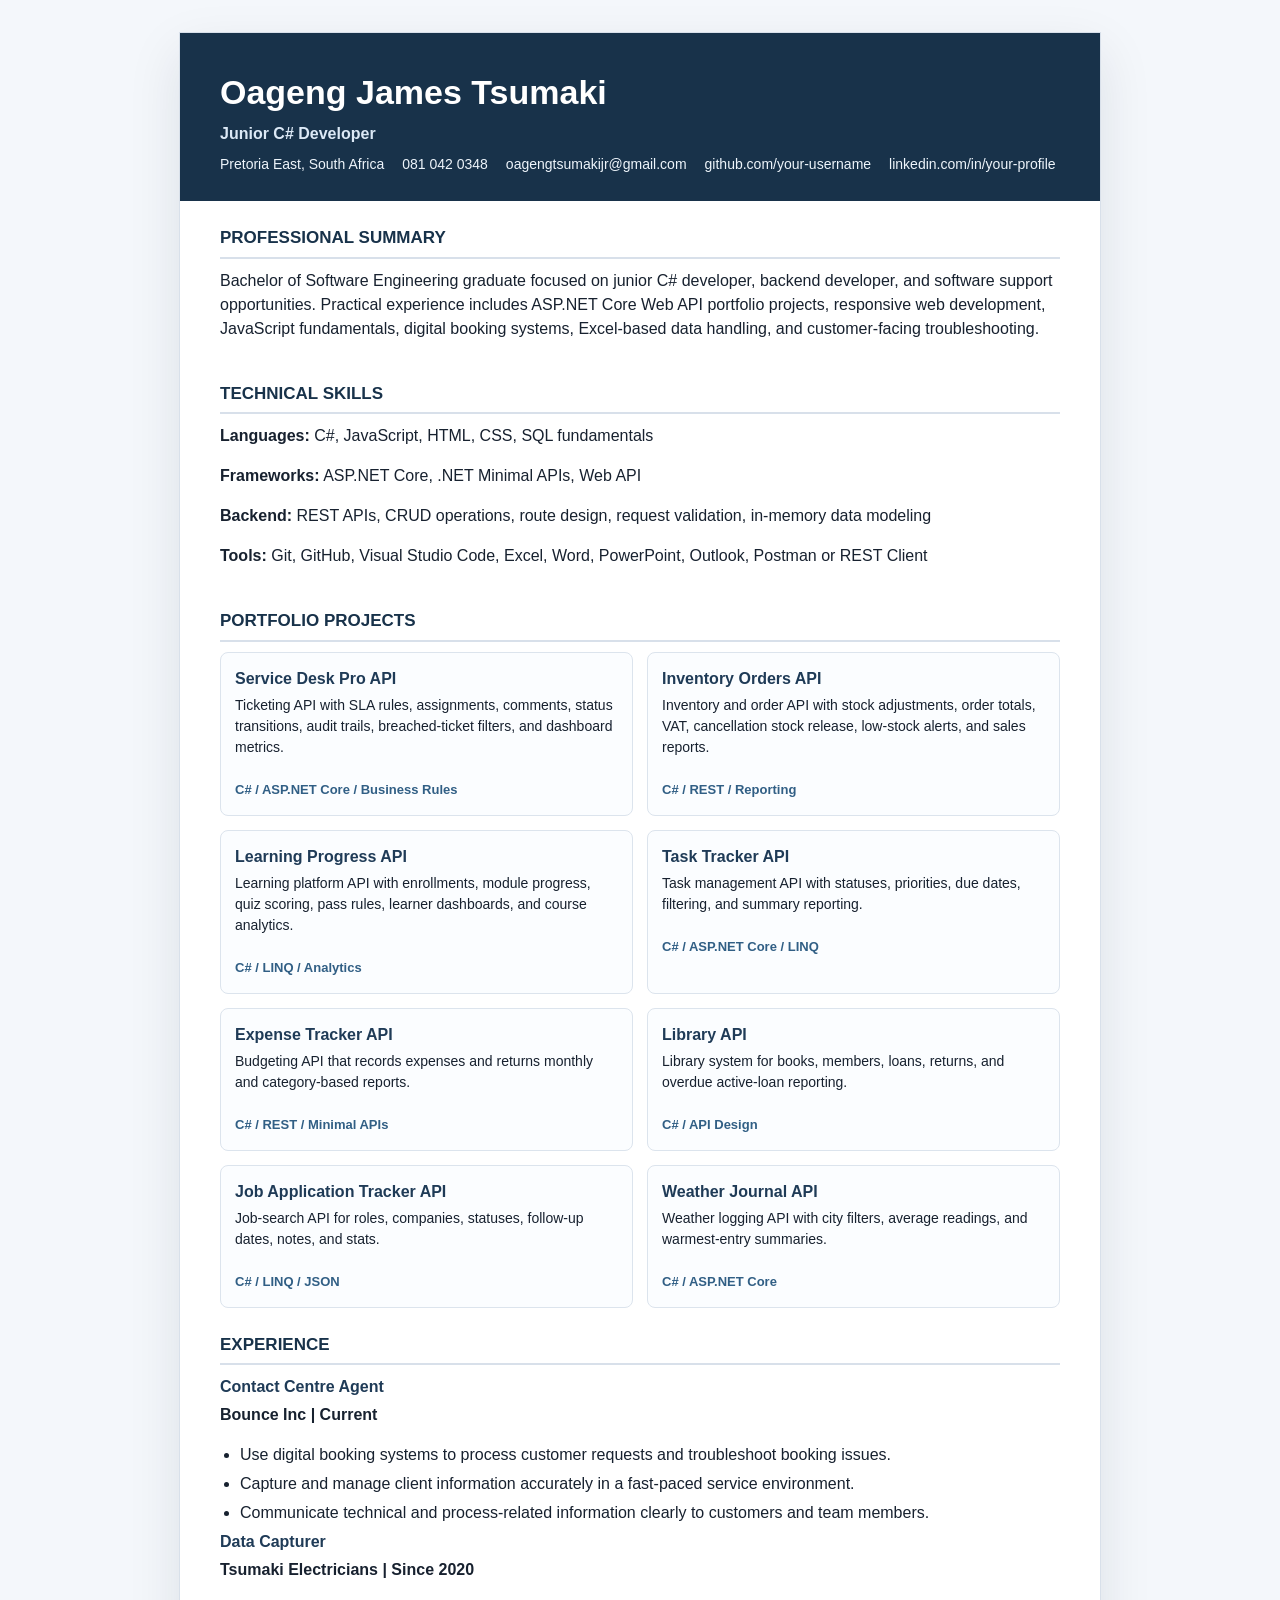
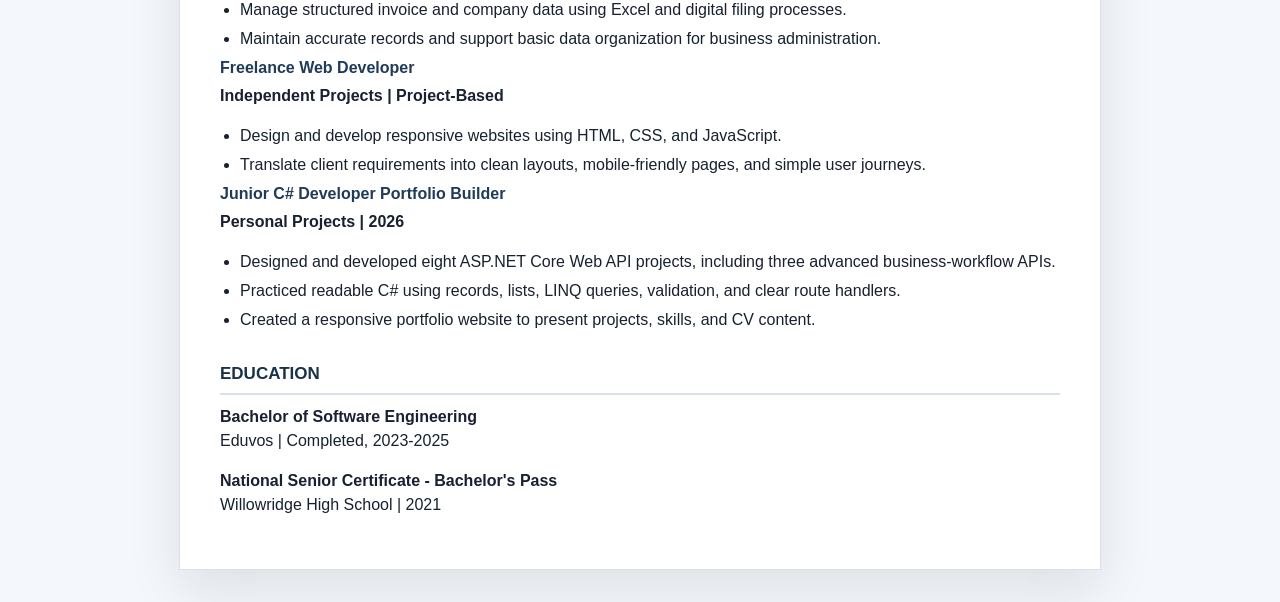
<file: docs/Junior_CSharp_Developer_CV.html>
<!doctype html>
<html lang="en">
<head>
  <meta charset="utf-8">
  <meta name="viewport" content="width=device-width, initial-scale=1">
  <title>Oageng James Tsumaki - Junior C# Developer CV</title>
  <style>
    :root {
      color: #17212f;
      background: #f4f7fb;
      font-family: "Segoe UI", Arial, sans-serif;
      line-height: 1.5;
    }

    body {
      margin: 0;
      padding: 32px;
    }

    main {
      max-width: 920px;
      margin: 0 auto;
      background: #ffffff;
      border: 1px solid #d8e0ea;
      box-shadow: 0 20px 50px rgba(23, 33, 47, 0.10);
    }

    header {
      padding: 34px 40px 26px;
      background: #18324a;
      color: #ffffff;
    }

    h1, h2, h3, p {
      margin-top: 0;
    }

    h1 {
      margin-bottom: 4px;
      font-size: 34px;
      letter-spacing: 0;
    }

    header p {
      margin-bottom: 8px;
      color: #dce9f6;
    }

    .contact {
      display: flex;
      flex-wrap: wrap;
      gap: 10px 18px;
      font-size: 14px;
      color: #eef5fb;
    }

    section {
      padding: 24px 40px 0;
    }

    section:last-child {
      padding-bottom: 36px;
    }

    h2 {
      margin-bottom: 10px;
      padding-bottom: 6px;
      border-bottom: 2px solid #d8e0ea;
      color: #18324a;
      font-size: 17px;
      text-transform: uppercase;
      letter-spacing: 0;
    }

    h3 {
      margin-bottom: 4px;
      color: #1f3b57;
      font-size: 16px;
    }

    ul {
      margin: 8px 0 0 20px;
      padding: 0;
    }

    li {
      margin-bottom: 5px;
    }

    .grid {
      display: grid;
      grid-template-columns: repeat(2, minmax(0, 1fr));
      gap: 14px;
    }

    .project {
      border: 1px solid #dce4ed;
      border-radius: 8px;
      padding: 14px;
      background: #fbfdff;
    }

    .project p,
    .project ul {
      font-size: 14px;
    }

    .tag {
      display: inline-block;
      margin-top: 8px;
      color: #315f85;
      font-size: 13px;
      font-weight: 700;
    }

    @media print {
      body {
        padding: 0;
        background: #ffffff;
      }

      main {
        border: 0;
        box-shadow: none;
      }

      section {
        padding-top: 16px;
      }

      .project {
        break-inside: avoid;
      }
    }

    @media (max-width: 720px) {
      body {
        padding: 0;
      }

      header,
      section {
        padding-left: 22px;
        padding-right: 22px;
      }

      .grid {
        grid-template-columns: 1fr;
      }
    }
  </style>
</head>
<body>
  <main>
    <header>
      <h1>Oageng James Tsumaki</h1>
      <p><strong>Junior C# Developer</strong></p>
      <div class="contact">
        <span>Pretoria East, South Africa</span>
        <span>081 042 0348</span>
        <span>oagengtsumakijr@gmail.com</span>
        <span>github.com/your-username</span>
        <span>linkedin.com/in/your-profile</span>
      </div>
    </header>

    <section>
      <h2>Professional Summary</h2>
      <p>Bachelor of Software Engineering graduate focused on junior C# developer, backend developer, and software support opportunities. Practical experience includes ASP.NET Core Web API portfolio projects, responsive web development, JavaScript fundamentals, digital booking systems, Excel-based data handling, and customer-facing troubleshooting.</p>
    </section>

    <section>
      <h2>Technical Skills</h2>
      <p><strong>Languages:</strong> C#, JavaScript, HTML, CSS, SQL fundamentals</p>
      <p><strong>Frameworks:</strong> ASP.NET Core, .NET Minimal APIs, Web API</p>
      <p><strong>Backend:</strong> REST APIs, CRUD operations, route design, request validation, in-memory data modeling</p>
      <p><strong>Tools:</strong> Git, GitHub, Visual Studio Code, Excel, Word, PowerPoint, Outlook, Postman or REST Client</p>
    </section>

    <section>
      <h2>Portfolio Projects</h2>
      <div class="grid">
        <article class="project">
          <h3>Service Desk Pro API</h3>
          <p>Ticketing API with SLA rules, assignments, comments, status transitions, audit trails, breached-ticket filters, and dashboard metrics.</p>
          <span class="tag">C# / ASP.NET Core / Business Rules</span>
        </article>
        <article class="project">
          <h3>Inventory Orders API</h3>
          <p>Inventory and order API with stock adjustments, order totals, VAT, cancellation stock release, low-stock alerts, and sales reports.</p>
          <span class="tag">C# / REST / Reporting</span>
        </article>
        <article class="project">
          <h3>Learning Progress API</h3>
          <p>Learning platform API with enrollments, module progress, quiz scoring, pass rules, learner dashboards, and course analytics.</p>
          <span class="tag">C# / LINQ / Analytics</span>
        </article>
        <article class="project">
          <h3>Task Tracker API</h3>
          <p>Task management API with statuses, priorities, due dates, filtering, and summary reporting.</p>
          <span class="tag">C# / ASP.NET Core / LINQ</span>
        </article>
        <article class="project">
          <h3>Expense Tracker API</h3>
          <p>Budgeting API that records expenses and returns monthly and category-based reports.</p>
          <span class="tag">C# / REST / Minimal APIs</span>
        </article>
        <article class="project">
          <h3>Library API</h3>
          <p>Library system for books, members, loans, returns, and overdue active-loan reporting.</p>
          <span class="tag">C# / API Design</span>
        </article>
        <article class="project">
          <h3>Job Application Tracker API</h3>
          <p>Job-search API for roles, companies, statuses, follow-up dates, notes, and stats.</p>
          <span class="tag">C# / LINQ / JSON</span>
        </article>
        <article class="project">
          <h3>Weather Journal API</h3>
          <p>Weather logging API with city filters, average readings, and warmest-entry summaries.</p>
          <span class="tag">C# / ASP.NET Core</span>
        </article>
      </div>
    </section>

    <section>
      <h2>Experience</h2>
      <h3>Contact Centre Agent</h3>
      <p><strong>Bounce Inc | Current</strong></p>
      <ul>
        <li>Use digital booking systems to process customer requests and troubleshoot booking issues.</li>
        <li>Capture and manage client information accurately in a fast-paced service environment.</li>
        <li>Communicate technical and process-related information clearly to customers and team members.</li>
      </ul>
      <h3>Data Capturer</h3>
      <p><strong>Tsumaki Electricians | Since 2020</strong></p>
      <ul>
        <li>Manage structured invoice and company data using Excel and digital filing processes.</li>
        <li>Maintain accurate records and support basic data organization for business administration.</li>
      </ul>
      <h3>Freelance Web Developer</h3>
      <p><strong>Independent Projects | Project-Based</strong></p>
      <ul>
        <li>Design and develop responsive websites using HTML, CSS, and JavaScript.</li>
        <li>Translate client requirements into clean layouts, mobile-friendly pages, and simple user journeys.</li>
      </ul>
      <h3>Junior C# Developer Portfolio Builder</h3>
      <p><strong>Personal Projects | 2026</strong></p>
      <ul>
        <li>Designed and developed eight ASP.NET Core Web API projects, including three advanced business-workflow APIs.</li>
        <li>Practiced readable C# using records, lists, LINQ queries, validation, and clear route handlers.</li>
        <li>Created a responsive portfolio website to present projects, skills, and CV content.</li>
      </ul>
    </section>

    <section>
      <h2>Education</h2>
      <p><strong>Bachelor of Software Engineering</strong><br>Eduvos | Completed, 2023-2025</p>
      <p><strong>National Senior Certificate - Bachelor's Pass</strong><br>Willowridge High School | 2021</p>
    </section>
  </main>
</body>
</html>
</file>
<file: styles.css>
:root {
  --ink: #14202d;
  --muted: #607080;
  --paper: #f6f8fb;
  --panel: rgba(255, 255, 255, 0.90);
  --line: rgba(24, 50, 74, 0.14);
  --navy: #18324a;
  --navy-2: #0e1d2d;
  --teal: #2f7d75;
  --teal-bright: #61d2c2;
  --amber: #d8922a;
  --rose: #b85c4f;
  --white: #ffffff;
  --shadow: 0 24px 70px rgba(15, 30, 45, 0.16);
  --radius: 8px;
}

* {
  box-sizing: border-box;
}

html {
  scroll-behavior: smooth;
}

body {
  margin: 0;
  color: var(--ink);
  background:
    radial-gradient(circle at 20% 0%, rgba(97, 210, 194, 0.16), transparent 30%),
    linear-gradient(180deg, #f8fafc 0%, #eef4f7 42%, #f6f8fb 100%);
  font-family: "Segoe UI", Arial, sans-serif;
  line-height: 1.5;
}

a {
  color: inherit;
}

.site-header {
  position: sticky;
  top: 0;
  z-index: 20;
  display: flex;
  align-items: center;
  justify-content: space-between;
  gap: 24px;
  padding: 14px clamp(18px, 5vw, 72px);
  background: rgba(246, 248, 251, 0.76);
  border-bottom: 1px solid rgba(255, 255, 255, 0.74);
  box-shadow: 0 8px 30px rgba(24, 50, 74, 0.07);
  backdrop-filter: blur(18px);
}

.brand {
  display: inline-flex;
  align-items: center;
  gap: 10px;
  color: var(--navy);
  font-weight: 900;
  text-decoration: none;
}

.brand-mark {
  display: inline-grid;
  width: 38px;
  height: 38px;
  place-items: center;
  border-radius: 50%;
  background: conic-gradient(from 210deg, var(--teal), var(--amber), var(--rose), var(--teal));
  color: #fff;
  font-size: 13px;
  letter-spacing: 0;
  box-shadow: 0 10px 26px rgba(47, 125, 117, 0.28);
}

nav {
  display: flex;
  flex-wrap: wrap;
  gap: 8px 18px;
  justify-content: flex-end;
}

nav a {
  position: relative;
  color: var(--muted);
  font-size: 14px;
  font-weight: 800;
  text-decoration: none;
}

nav a::after {
  position: absolute;
  right: 0;
  bottom: -6px;
  left: 0;
  height: 2px;
  background: var(--teal);
  content: "";
  transform: scaleX(0);
  transform-origin: right;
  transition: transform 180ms ease;
}

nav a:hover {
  color: var(--navy);
}

nav a:hover::after {
  transform: scaleX(1);
  transform-origin: left;
}

.hero {
  position: relative;
  min-height: 84vh;
  display: grid;
  grid-template-columns: minmax(0, 1fr) minmax(320px, 520px);
  gap: clamp(28px, 5vw, 64px);
  align-items: center;
  overflow: hidden;
  padding: 92px clamp(22px, 6vw, 84px);
  color: #ffffff;
  background:
    linear-gradient(105deg, rgba(10, 20, 31, 0.94), rgba(18, 50, 64, 0.82) 52%, rgba(106, 72, 38, 0.70)),
    url("assets/api-dashboard.svg") center / cover no-repeat;
}

.hero::before {
  position: absolute;
  inset: 0;
  pointer-events: none;
  background:
    linear-gradient(120deg, transparent 0%, rgba(255, 255, 255, 0.16) 45%, transparent 70%);
  content: "";
  animation: sheen 9s ease-in-out infinite;
}

.hero::after {
  position: absolute;
  inset: auto 0 0;
  height: 140px;
  background: linear-gradient(180deg, transparent, rgba(246, 248, 251, 0.98));
  content: "";
}

.hero-content,
.hero-console {
  position: relative;
  z-index: 2;
}

.hero-content {
  max-width: 820px;
}

.hero-orbit {
  position: absolute;
  inset: 0;
  z-index: 1;
  pointer-events: none;
}

.hero-orbit span {
  position: absolute;
  display: block;
  width: 9px;
  height: 9px;
  border-radius: 50%;
  background: var(--teal-bright);
  box-shadow: 0 0 34px 10px rgba(97, 210, 194, 0.34);
  animation: floatParticle 8s ease-in-out infinite;
}

.hero-orbit span:nth-child(1) {
  top: 19%;
  left: 62%;
}

.hero-orbit span:nth-child(2) {
  top: 66%;
  left: 76%;
  animation-delay: -2.5s;
}

.hero-orbit span:nth-child(3) {
  top: 35%;
  left: 89%;
  background: var(--amber);
  animation-delay: -5s;
}

.hero-console {
  border: 1px solid rgba(255, 255, 255, 0.25);
  border-radius: var(--radius);
  overflow: hidden;
  background: rgba(6, 15, 25, 0.62);
  box-shadow: 0 28px 80px rgba(0, 0, 0, 0.32);
  backdrop-filter: blur(16px);
  transform: perspective(1000px) rotateY(-5deg) rotateX(3deg);
  animation: consoleDrift 6s ease-in-out infinite;
}

.console-top {
  display: flex;
  align-items: center;
  gap: 8px;
  padding: 13px 16px;
  background: rgba(255, 255, 255, 0.10);
}

.console-top span {
  width: 10px;
  height: 10px;
  border-radius: 50%;
}

.console-top span:nth-child(1) {
  background: #ef6f6c;
}

.console-top span:nth-child(2) {
  background: #f0bd51;
}

.console-top span:nth-child(3) {
  background: #5dbb82;
}

.console-top strong {
  margin-left: 8px;
  color: #dce9f6;
  font-size: 13px;
}

.hero-console pre {
  margin: 0;
  padding: 22px;
  overflow-x: auto;
}

.hero-console code {
  padding: 0;
  background: transparent;
  color: #dff7f3;
  font-size: 14px;
  line-height: 1.65;
}

.eyebrow {
  margin: 0 0 10px;
  color: var(--amber);
  font-size: 13px;
  font-weight: 900;
  letter-spacing: 0;
  text-transform: uppercase;
}

h1,
h2,
h3,
p {
  margin-top: 0;
}

h1 {
  margin-bottom: 18px;
  max-width: 940px;
  font-size: clamp(40px, 7vw, 78px);
  line-height: 1.02;
  letter-spacing: 0;
}

.intro {
  max-width: 690px;
  margin-bottom: 30px;
  color: #dce9f6;
  font-size: 18px;
}

.hero-actions,
.cv-actions {
  display: flex;
  flex-wrap: wrap;
  gap: 12px;
}

.button {
  position: relative;
  display: inline-flex;
  align-items: center;
  justify-content: center;
  min-height: 46px;
  padding: 12px 18px;
  overflow: hidden;
  border-radius: var(--radius);
  border: 1px solid transparent;
  font-weight: 900;
  text-decoration: none;
  transition: transform 180ms ease, box-shadow 180ms ease, border-color 180ms ease;
}

.button::before {
  position: absolute;
  inset: 0;
  background: linear-gradient(120deg, transparent, rgba(255, 255, 255, 0.34), transparent);
  content: "";
  transform: translateX(-110%);
  transition: transform 420ms ease;
}

.button:hover::before {
  transform: translateX(110%);
}

.button.primary {
  background: var(--amber);
  color: #1f1a10;
  box-shadow: 0 12px 32px rgba(216, 146, 42, 0.28);
}

.button.secondary {
  background: rgba(255, 255, 255, 0.11);
  border-color: rgba(255, 255, 255, 0.55);
  color: #ffffff;
}

.button:hover {
  box-shadow: 0 18px 42px rgba(15, 30, 45, 0.20);
}

.metrics {
  position: relative;
  z-index: 4;
  display: grid;
  grid-template-columns: repeat(3, minmax(0, 1fr));
  gap: 1px;
  margin: -46px clamp(22px, 6vw, 84px) 0;
  overflow: hidden;
  border: 1px solid rgba(255, 255, 255, 0.82);
  border-radius: var(--radius);
  background: rgba(255, 255, 255, 0.50);
  box-shadow: var(--shadow);
  backdrop-filter: blur(16px);
}

.metrics article {
  padding: 28px;
  background: rgba(255, 255, 255, 0.70);
}

.metrics strong {
  display: block;
  color: var(--teal);
  font-size: 38px;
  line-height: 1;
}

.metrics span {
  display: block;
  margin-top: 7px;
  color: var(--muted);
  font-weight: 800;
}

.section {
  padding: 82px clamp(22px, 6vw, 84px);
}

.section-heading {
  max-width: 780px;
  margin-bottom: 30px;
}

.section-heading p:not(.eyebrow) {
  color: var(--muted);
  font-size: 17px;
}

h2 {
  margin-bottom: 12px;
  color: var(--navy);
  font-size: clamp(30px, 4vw, 48px);
  line-height: 1.08;
  letter-spacing: 0;
}

.about-section {
  position: relative;
  overflow: hidden;
}

.about-section::before {
  position: absolute;
  top: 12%;
  right: clamp(18px, 8vw, 120px);
  width: 220px;
  height: 220px;
  border: 1px solid rgba(47, 125, 117, 0.18);
  border-radius: 50%;
  content: "";
  animation: consoleDrift 9s ease-in-out infinite;
}

.about-layout {
  position: relative;
  display: grid;
  grid-template-columns: minmax(0, 1fr) minmax(320px, 0.78fr);
  gap: clamp(24px, 5vw, 58px);
  align-items: stretch;
}

.about-copy {
  max-width: 820px;
}

.about-copy p:not(.eyebrow),
.passion-card p,
.focus-grid p,
.timeline-item p {
  color: var(--muted);
  font-size: 16px;
}

.passion-card {
  position: relative;
  overflow: hidden;
  padding: clamp(22px, 4vw, 34px);
  border: 1px solid rgba(255, 255, 255, 0.84);
  border-radius: var(--radius);
  background:
    linear-gradient(140deg, rgba(24, 50, 74, 0.96), rgba(47, 125, 117, 0.88)),
    var(--navy);
  color: #ffffff;
  box-shadow: var(--shadow);
}

.passion-card::after {
  position: absolute;
  top: -70px;
  right: -70px;
  width: 190px;
  height: 190px;
  border-radius: 50%;
  background: rgba(216, 146, 42, 0.24);
  content: "";
}

.card-kicker {
  display: inline-flex;
  margin-bottom: 18px;
  padding: 7px 10px;
  border: 1px solid rgba(255, 255, 255, 0.30);
  border-radius: 999px;
  color: #f7dcae;
  font-size: 12px;
  font-weight: 900;
  text-transform: uppercase;
}

.passion-card h3 {
  position: relative;
  max-width: 560px;
  margin-bottom: 14px;
  font-size: clamp(25px, 3vw, 36px);
  line-height: 1.08;
}

.passion-card p {
  position: relative;
  color: #dce9f6;
}

.passion-list {
  position: relative;
  display: flex;
  flex-wrap: wrap;
  gap: 9px;
  margin-top: 22px;
}

.passion-list span {
  padding: 8px 10px;
  border-radius: var(--radius);
  background: rgba(255, 255, 255, 0.12);
  color: #ffffff;
  font-size: 13px;
  font-weight: 900;
}

.focus-grid {
  display: grid;
  grid-template-columns: repeat(3, minmax(0, 1fr));
  gap: 16px;
  margin-top: 28px;
}

.focus-grid article {
  padding: 20px;
  border: 1px solid rgba(255, 255, 255, 0.82);
  border-radius: var(--radius);
  background: rgba(255, 255, 255, 0.78);
  box-shadow: 0 12px 32px rgba(23, 33, 47, 0.07);
  transition: transform 180ms ease, box-shadow 180ms ease;
}

.focus-grid article:hover {
  box-shadow: 0 18px 42px rgba(23, 33, 47, 0.12);
  transform: translateY(-5px);
}

.focus-grid strong {
  display: block;
  margin-bottom: 8px;
  color: var(--navy);
  font-size: 18px;
}

.experience-section {
  background:
    linear-gradient(180deg, rgba(255, 255, 255, 0.74), rgba(236, 244, 246, 0.82));
  border-top: 1px solid rgba(255, 255, 255, 0.90);
  border-bottom: 1px solid rgba(255, 255, 255, 0.90);
}

.timeline {
  position: relative;
  display: grid;
  gap: 18px;
  max-width: 980px;
}

.timeline::before {
  position: absolute;
  top: 16px;
  bottom: 16px;
  left: 14px;
  width: 2px;
  background: linear-gradient(180deg, var(--teal), rgba(216, 146, 42, 0.60));
  content: "";
}

.timeline-item {
  position: relative;
  display: grid;
  grid-template-columns: 30px minmax(0, 1fr);
  gap: 18px;
}

.timeline-dot {
  position: relative;
  z-index: 1;
  width: 30px;
  height: 30px;
  border: 7px solid #edf6f4;
  border-radius: 50%;
  background: var(--teal);
  box-shadow: 0 0 0 1px rgba(47, 125, 117, 0.22);
}

.timeline-item > div {
  padding: 20px;
  border: 1px solid rgba(24, 50, 74, 0.10);
  border-radius: var(--radius);
  background: rgba(255, 255, 255, 0.84);
  box-shadow: 0 12px 30px rgba(23, 33, 47, 0.07);
}

.timeline-meta {
  margin-bottom: 5px;
  color: var(--teal) !important;
  font-size: 13px !important;
  font-weight: 900;
  text-transform: uppercase;
}

.timeline-item h3 {
  margin-bottom: 8px;
  color: var(--navy);
  font-size: 22px;
}

.lab-section {
  padding-top: 104px;
}

.foundation-section {
  background:
    linear-gradient(180deg, rgba(255, 255, 255, 0.48), rgba(238, 245, 247, 0.70));
}

.app-shell {
  display: grid;
  grid-template-columns: 260px minmax(0, 1fr);
  gap: 18px;
  align-items: stretch;
  padding: 18px;
  border: 1px solid rgba(255, 255, 255, 0.80);
  border-radius: var(--radius);
  background: rgba(255, 255, 255, 0.56);
  box-shadow: var(--shadow);
  backdrop-filter: blur(18px);
}

.app-tabs {
  display: grid;
  gap: 10px;
  align-content: start;
  padding: 14px;
  border-radius: var(--radius);
  background: linear-gradient(180deg, var(--navy), #102437);
}

.tab-button,
.ghost-button {
  min-height: 42px;
  border: 1px solid transparent;
  border-radius: var(--radius);
  cursor: pointer;
  font: inherit;
  font-weight: 900;
}

.tab-button {
  position: relative;
  overflow: hidden;
  padding: 12px 14px;
  color: rgba(255, 255, 255, 0.72);
  background: rgba(255, 255, 255, 0.06);
  text-align: left;
  transition: color 180ms ease, background 180ms ease, transform 180ms ease;
}

.tab-button::before {
  position: absolute;
  inset: 0 auto 0 0;
  width: 4px;
  background: var(--amber);
  content: "";
  transform: scaleY(0);
  transition: transform 180ms ease;
}

.tab-button:hover,
.tab-button.active {
  color: #ffffff;
  background: rgba(255, 255, 255, 0.14);
  transform: translateX(3px);
}

.tab-button.active::before {
  transform: scaleY(1);
}

.demo-panel {
  min-height: 560px;
  padding: clamp(18px, 3vw, 30px);
  border: 1px solid var(--line);
  border-radius: var(--radius);
  background: rgba(255, 255, 255, 0.88);
}

.demo-heading,
.result-toolbar,
.project-top {
  display: flex;
  align-items: center;
  justify-content: space-between;
  gap: 16px;
}

.demo-heading {
  margin-bottom: 24px;
}

.demo-heading h3 {
  margin-bottom: 0;
  color: var(--navy);
  font-size: clamp(26px, 4vw, 40px);
  line-height: 1.05;
}

.endpoint-pill,
.status {
  display: inline-flex;
  align-items: center;
  justify-content: center;
  min-height: 30px;
  padding: 6px 10px;
  border-radius: 999px;
  font-size: 12px;
  font-weight: 900;
  white-space: nowrap;
}

.endpoint-pill {
  border: 1px solid rgba(47, 125, 117, 0.28);
  background: #edf8f6;
  color: #1d5b54;
}

.demo-form {
  display: grid;
  grid-template-columns: repeat(3, minmax(0, 1fr)) auto;
  gap: 12px;
  align-items: end;
  margin-bottom: 26px;
}

.demo-form label {
  display: grid;
  gap: 7px;
}

.demo-form span {
  color: var(--muted);
  font-size: 13px;
  font-weight: 900;
}

.demo-form input,
.demo-form select {
  width: 100%;
  min-height: 46px;
  border: 1px solid var(--line);
  border-radius: var(--radius);
  padding: 10px 12px;
  background: #ffffff;
  color: var(--ink);
  font: inherit;
  transition: border-color 180ms ease, box-shadow 180ms ease, transform 180ms ease;
}

.demo-form input:focus,
.demo-form select:focus {
  outline: 0;
  border-color: rgba(47, 125, 117, 0.76);
  box-shadow: 0 0 0 4px rgba(47, 125, 117, 0.12);
  transform: translateY(-1px);
}

.demo-results {
  padding: 18px;
  border: 1px solid var(--line);
  border-radius: var(--radius);
  background: linear-gradient(180deg, #f8fbfc, #eef5f4);
}

.result-toolbar {
  margin-bottom: 14px;
}

.ghost-button {
  padding: 9px 12px;
  background: #ffffff;
  color: var(--teal);
  border-color: rgba(47, 125, 117, 0.22);
}

.result-grid {
  display: grid;
  grid-template-columns: repeat(2, minmax(0, 1fr));
  gap: 12px;
}

.result-card {
  display: flex;
  align-items: center;
  gap: 12px;
  padding: 14px;
  border: 1px solid rgba(24, 50, 74, 0.10);
  border-radius: var(--radius);
  background: #ffffff;
  box-shadow: 0 10px 26px rgba(24, 50, 74, 0.07);
  animation: resultIn 300ms ease both;
  animation-delay: var(--delay);
}

.result-card > span {
  flex: 0 0 auto;
  width: 12px;
  height: 42px;
  border-radius: 999px;
  background: var(--teal);
}

.result-card.amber > span {
  background: var(--amber);
}

.result-card.rose > span {
  background: var(--rose);
}

.result-card strong {
  display: block;
  color: var(--navy);
}

.result-card p {
  margin: 3px 0 0;
  color: var(--muted);
  font-size: 14px;
}

.result-card small {
  display: block;
  margin-top: 5px;
  color: #6f7f8d;
  font-size: 12px;
  font-weight: 800;
}

.advanced-lab {
  display: grid;
  grid-template-columns: 240px minmax(0, 1fr);
  gap: 18px;
  align-items: stretch;
  margin-bottom: 26px;
  padding: 18px;
  border: 1px solid rgba(47, 125, 117, 0.20);
  border-radius: var(--radius);
  background:
    linear-gradient(135deg, rgba(255, 255, 255, 0.84), rgba(238, 247, 246, 0.72)),
    rgba(255, 255, 255, 0.70);
  box-shadow: var(--shadow);
  backdrop-filter: blur(18px);
}

.advanced-tabs {
  display: grid;
  gap: 10px;
  align-content: start;
  padding: 14px;
  border-radius: var(--radius);
  background:
    linear-gradient(180deg, rgba(14, 29, 45, 0.98), rgba(24, 50, 74, 0.94)),
    var(--navy-2);
}

.advanced-tab {
  position: relative;
  min-height: 48px;
  padding: 12px 14px 12px 42px;
  overflow: hidden;
  border: 1px solid rgba(255, 255, 255, 0.10);
  border-radius: var(--radius);
  background: rgba(255, 255, 255, 0.06);
  color: rgba(255, 255, 255, 0.76);
  cursor: pointer;
  font: inherit;
  font-weight: 950;
  text-align: left;
  transition: color 180ms ease, background 180ms ease, transform 180ms ease, border-color 180ms ease;
}

.advanced-tab::before {
  position: absolute;
  top: 50%;
  left: 14px;
  width: 14px;
  height: 14px;
  border: 2px solid currentColor;
  border-radius: 50%;
  content: "";
  transform: translateY(-50%);
}

.advanced-tab::after {
  position: absolute;
  top: 50%;
  left: 19px;
  width: 4px;
  height: 4px;
  border-radius: 50%;
  background: var(--amber);
  content: "";
  opacity: 0;
  transform: translateY(-50%) scale(0.5);
  transition: opacity 180ms ease, transform 180ms ease;
}

.advanced-tab:hover,
.advanced-tab.active {
  border-color: rgba(255, 255, 255, 0.24);
  background: rgba(255, 255, 255, 0.15);
  color: #ffffff;
  transform: translateX(3px);
}

.advanced-tab.active::after {
  opacity: 1;
  transform: translateY(-50%) scale(1);
}

.advanced-panel {
  min-height: 620px;
  padding: clamp(18px, 3vw, 30px);
  border: 1px solid var(--line);
  border-radius: var(--radius);
  background: rgba(255, 255, 255, 0.92);
}

.advanced-summary {
  max-width: 820px;
  margin: -10px 0 22px;
  color: var(--muted);
  font-size: 16px;
}

.advanced-metrics {
  display: grid;
  grid-template-columns: repeat(3, minmax(0, 1fr));
  gap: 12px;
  margin-bottom: 18px;
}

.advanced-stat {
  position: relative;
  min-height: 96px;
  padding: 16px;
  overflow: hidden;
  border: 1px solid rgba(47, 125, 117, 0.18);
  border-radius: var(--radius);
  background:
    linear-gradient(140deg, rgba(237, 248, 246, 0.92), rgba(255, 247, 231, 0.72)),
    #ffffff;
}

.advanced-stat::after {
  position: absolute;
  right: -28px;
  bottom: -36px;
  width: 90px;
  height: 90px;
  border-radius: 50%;
  background: rgba(97, 210, 194, 0.20);
  content: "";
}

.advanced-stat strong {
  position: relative;
  display: block;
  color: var(--navy);
  font-size: 28px;
  line-height: 1;
}

.advanced-stat span {
  position: relative;
  display: block;
  margin-top: 8px;
  color: var(--muted);
  font-size: 13px;
  font-weight: 900;
  text-transform: uppercase;
}

.advanced-form {
  grid-template-columns: repeat(3, minmax(0, 1fr)) minmax(130px, auto);
}

.advanced-results {
  display: grid;
  grid-template-columns: repeat(2, minmax(0, 1fr));
  gap: 12px;
}

.advanced-results .result-card {
  align-items: flex-start;
}

.advanced-notice {
  grid-column: 1 / -1;
  border-color: rgba(47, 125, 117, 0.28);
  background: #f8fcfb;
}

.project-grid {
  display: grid;
  grid-template-columns: repeat(3, minmax(0, 1fr));
  gap: 18px;
}

.advanced-grid {
  align-items: stretch;
}

.project-card {
  position: relative;
  display: flex;
  min-height: 370px;
  flex-direction: column;
  padding: 22px;
  overflow: hidden;
  background: var(--panel);
  border: 1px solid rgba(255, 255, 255, 0.80);
  border-radius: var(--radius);
  box-shadow: 0 12px 34px rgba(23, 33, 47, 0.08);
  transition: transform 220ms ease, box-shadow 220ms ease, border-color 220ms ease;
}

.feature-card {
  min-height: 430px;
  background:
    linear-gradient(180deg, rgba(255, 255, 255, 0.94), rgba(244, 250, 249, 0.92));
  border-color: rgba(47, 125, 117, 0.20);
}

.feature-card::after {
  position: absolute;
  right: -70px;
  bottom: -70px;
  width: 180px;
  height: 180px;
  border-radius: 50%;
  background: radial-gradient(circle, rgba(216, 146, 42, 0.20), transparent 68%);
  content: "";
  transition: transform 260ms ease;
}

.feature-card:hover::after {
  transform: scale(1.25);
}

.project-card::before {
  position: absolute;
  inset: 0;
  background: linear-gradient(135deg, rgba(97, 210, 194, 0.18), transparent 38%);
  content: "";
  opacity: 0;
  transition: opacity 220ms ease;
}

.project-card:hover {
  border-color: rgba(47, 125, 117, 0.26);
  box-shadow: 0 26px 60px rgba(23, 33, 47, 0.15);
  transform: translateY(-8px);
}

.project-card:hover::before {
  opacity: 1;
}

.project-card > * {
  position: relative;
}

.project-top {
  margin-bottom: 22px;
}

.project-number {
  color: var(--teal);
  font-size: 14px;
  font-weight: 950;
}

.status {
  border: 1px solid #f0d5a5;
  color: #785216;
  background: #fff7e7;
}

.project-card h3 {
  margin-bottom: 10px;
  color: var(--navy);
  font-size: 22px;
}

.project-card p {
  color: var(--muted);
}

.project-card ul {
  display: grid;
  gap: 8px;
  margin: auto 0 18px;
  padding: 0;
  list-style: none;
}

code {
  display: inline-block;
  max-width: 100%;
  padding: 5px 7px;
  overflow-wrap: anywhere;
  border-radius: 6px;
  background: #eef4f7;
  color: #153249;
  font-family: Consolas, "Courier New", monospace;
  font-size: 13px;
}

.project-card a,
.footer-links a {
  color: var(--teal);
  font-weight: 950;
  text-decoration: none;
}

.project-card a:hover,
.footer-links a:hover {
  color: var(--teal);
  text-decoration: underline;
  text-decoration-thickness: 2px;
}

.split {
  display: grid;
  grid-template-columns: minmax(0, 0.9fr) minmax(280px, 1.1fr);
  gap: 36px;
  align-items: start;
  background: rgba(255, 255, 255, 0.72);
  border-top: 1px solid rgba(255, 255, 255, 0.90);
  border-bottom: 1px solid rgba(255, 255, 255, 0.90);
  backdrop-filter: blur(14px);
}

.skill-list {
  display: flex;
  flex-wrap: wrap;
  gap: 10px;
}

.skill-list span {
  position: relative;
  padding: 11px 14px;
  overflow: hidden;
  border-radius: var(--radius);
  background: #edf6f4;
  color: #1d5b54;
  font-weight: 900;
  transition: transform 180ms ease, background 180ms ease;
}

.skill-list span:hover {
  background: #dff3ef;
  transform: translateY(-4px) rotate(-1deg);
}

.cv-panel {
  display: flex;
  align-items: center;
  justify-content: space-between;
  gap: 24px;
  background:
    linear-gradient(120deg, rgba(24, 50, 74, 0.96), rgba(47, 125, 117, 0.90)),
    var(--navy);
  color: #ffffff;
}

.cv-panel h2 {
  color: #ffffff;
}

.cv-panel p:not(.eyebrow) {
  max-width: 670px;
  color: #dce9f6;
}

footer {
  display: flex;
  align-items: center;
  justify-content: space-between;
  gap: 24px;
  padding: 32px clamp(22px, 6vw, 84px);
  background: #ffffff;
  border-top: 1px solid var(--line);
}

footer p {
  margin: 4px 0 0;
  color: var(--muted);
}

.footer-links {
  display: flex;
  flex-wrap: wrap;
  gap: 14px;
}

.reveal {
  opacity: 0;
  transform: translateY(22px);
  transition: opacity 620ms ease, transform 620ms cubic-bezier(0.2, 0.8, 0.2, 1);
}

.reveal.is-visible {
  opacity: 1;
  transform: translateY(0);
}

@keyframes sheen {
  0%,
  38% {
    transform: translateX(-80%);
  }
  70%,
  100% {
    transform: translateX(85%);
  }
}

@keyframes floatParticle {
  0%,
  100% {
    transform: translate3d(0, 0, 0) scale(1);
  }
  50% {
    transform: translate3d(18px, -24px, 0) scale(1.5);
  }
}

@keyframes consoleDrift {
  0%,
  100% {
    transform: perspective(1000px) rotateY(-5deg) rotateX(3deg) translateY(0);
  }
  50% {
    transform: perspective(1000px) rotateY(-2deg) rotateX(4deg) translateY(-10px);
  }
}

@keyframes resultIn {
  from {
    opacity: 0;
    transform: translateY(10px) scale(0.98);
  }
  to {
    opacity: 1;
    transform: translateY(0) scale(1);
  }
}

@media (max-width: 1080px) {
  .hero {
    grid-template-columns: 1fr;
  }

  .hero-console {
    max-width: 680px;
    transform: none;
  }

  .app-shell {
    grid-template-columns: 1fr;
  }

  .advanced-lab {
    grid-template-columns: 1fr;
  }

  .about-layout,
  .focus-grid {
    grid-template-columns: 1fr;
  }

  .app-tabs,
  .advanced-tabs {
    grid-template-columns: repeat(5, minmax(120px, 1fr));
    overflow-x: auto;
  }

  .project-grid {
    grid-template-columns: repeat(2, minmax(0, 1fr));
  }

  .demo-form,
  .advanced-form {
    grid-template-columns: repeat(2, minmax(0, 1fr));
  }
}

@media (max-width: 760px) {
  .site-header,
  footer,
  .cv-panel {
    align-items: flex-start;
    flex-direction: column;
  }

  nav {
    justify-content: flex-start;
  }

  .hero {
    min-height: auto;
    padding-top: 70px;
  }

  h1 {
    font-size: 42px;
  }

  .metrics,
  .advanced-metrics,
  .project-grid,
  .result-grid,
  .advanced-results,
  .demo-form,
  .advanced-form {
    grid-template-columns: 1fr;
  }

  .metrics {
    margin-top: -24px;
  }

  .section {
    padding-top: 58px;
    padding-bottom: 58px;
  }

  .about-section::before {
    display: none;
  }

  .demo-heading,
  .result-toolbar {
    align-items: flex-start;
    flex-direction: column;
  }

  .app-tabs,
  .advanced-tabs {
    grid-template-columns: 1fr;
  }
}

@media (prefers-reduced-motion: reduce) {
  *,
  *::before,
  *::after {
    scroll-behavior: auto !important;
    animation-duration: 0.01ms !important;
    animation-iteration-count: 1 !important;
    transition-duration: 0.01ms !important;
  }

  .reveal {
    opacity: 1;
    transform: none;
  }
}
</file>
<file: portfolio-site/styles.css>
:root {
  --ink: #14202d;
  --muted: #607080;
  --paper: #f6f8fb;
  --panel: rgba(255, 255, 255, 0.90);
  --line: rgba(24, 50, 74, 0.14);
  --navy: #18324a;
  --navy-2: #0e1d2d;
  --teal: #2f7d75;
  --teal-bright: #61d2c2;
  --amber: #d8922a;
  --rose: #b85c4f;
  --white: #ffffff;
  --shadow: 0 24px 70px rgba(15, 30, 45, 0.16);
  --radius: 8px;
}

* {
  box-sizing: border-box;
}

html {
  scroll-behavior: smooth;
}

body {
  margin: 0;
  color: var(--ink);
  background:
    radial-gradient(circle at 20% 0%, rgba(97, 210, 194, 0.16), transparent 30%),
    linear-gradient(180deg, #f8fafc 0%, #eef4f7 42%, #f6f8fb 100%);
  font-family: "Segoe UI", Arial, sans-serif;
  line-height: 1.5;
}

a {
  color: inherit;
}

.site-header {
  position: sticky;
  top: 0;
  z-index: 20;
  display: flex;
  align-items: center;
  justify-content: space-between;
  gap: 24px;
  padding: 14px clamp(18px, 5vw, 72px);
  background: rgba(246, 248, 251, 0.76);
  border-bottom: 1px solid rgba(255, 255, 255, 0.74);
  box-shadow: 0 8px 30px rgba(24, 50, 74, 0.07);
  backdrop-filter: blur(18px);
}

.brand {
  display: inline-flex;
  align-items: center;
  gap: 10px;
  color: var(--navy);
  font-weight: 900;
  text-decoration: none;
}

.brand-mark {
  display: inline-grid;
  width: 38px;
  height: 38px;
  place-items: center;
  border-radius: 50%;
  background: conic-gradient(from 210deg, var(--teal), var(--amber), var(--rose), var(--teal));
  color: #fff;
  font-size: 13px;
  letter-spacing: 0;
  box-shadow: 0 10px 26px rgba(47, 125, 117, 0.28);
}

nav {
  display: flex;
  flex-wrap: wrap;
  gap: 8px 18px;
  justify-content: flex-end;
}

nav a {
  position: relative;
  color: var(--muted);
  font-size: 14px;
  font-weight: 800;
  text-decoration: none;
}

nav a::after {
  position: absolute;
  right: 0;
  bottom: -6px;
  left: 0;
  height: 2px;
  background: var(--teal);
  content: "";
  transform: scaleX(0);
  transform-origin: right;
  transition: transform 180ms ease;
}

nav a:hover {
  color: var(--navy);
}

nav a:hover::after {
  transform: scaleX(1);
  transform-origin: left;
}

.hero {
  position: relative;
  min-height: 84vh;
  display: grid;
  grid-template-columns: minmax(0, 1fr) minmax(320px, 520px);
  gap: clamp(28px, 5vw, 64px);
  align-items: center;
  overflow: hidden;
  padding: 92px clamp(22px, 6vw, 84px);
  color: #ffffff;
  background:
    linear-gradient(105deg, rgba(10, 20, 31, 0.94), rgba(18, 50, 64, 0.82) 52%, rgba(106, 72, 38, 0.70)),
    url("assets/api-dashboard.svg") center / cover no-repeat;
}

.hero::before {
  position: absolute;
  inset: 0;
  pointer-events: none;
  background:
    linear-gradient(120deg, transparent 0%, rgba(255, 255, 255, 0.16) 45%, transparent 70%);
  content: "";
  animation: sheen 9s ease-in-out infinite;
}

.hero::after {
  position: absolute;
  inset: auto 0 0;
  height: 140px;
  background: linear-gradient(180deg, transparent, rgba(246, 248, 251, 0.98));
  content: "";
}

.hero-content,
.hero-console {
  position: relative;
  z-index: 2;
}

.hero-content {
  max-width: 820px;
}

.hero-orbit {
  position: absolute;
  inset: 0;
  z-index: 1;
  pointer-events: none;
}

.hero-orbit span {
  position: absolute;
  display: block;
  width: 9px;
  height: 9px;
  border-radius: 50%;
  background: var(--teal-bright);
  box-shadow: 0 0 34px 10px rgba(97, 210, 194, 0.34);
  animation: floatParticle 8s ease-in-out infinite;
}

.hero-orbit span:nth-child(1) {
  top: 19%;
  left: 62%;
}

.hero-orbit span:nth-child(2) {
  top: 66%;
  left: 76%;
  animation-delay: -2.5s;
}

.hero-orbit span:nth-child(3) {
  top: 35%;
  left: 89%;
  background: var(--amber);
  animation-delay: -5s;
}

.hero-console {
  border: 1px solid rgba(255, 255, 255, 0.25);
  border-radius: var(--radius);
  overflow: hidden;
  background: rgba(6, 15, 25, 0.62);
  box-shadow: 0 28px 80px rgba(0, 0, 0, 0.32);
  backdrop-filter: blur(16px);
  transform: perspective(1000px) rotateY(-5deg) rotateX(3deg);
  animation: consoleDrift 6s ease-in-out infinite;
}

.console-top {
  display: flex;
  align-items: center;
  gap: 8px;
  padding: 13px 16px;
  background: rgba(255, 255, 255, 0.10);
}

.console-top span {
  width: 10px;
  height: 10px;
  border-radius: 50%;
}

.console-top span:nth-child(1) {
  background: #ef6f6c;
}

.console-top span:nth-child(2) {
  background: #f0bd51;
}

.console-top span:nth-child(3) {
  background: #5dbb82;
}

.console-top strong {
  margin-left: 8px;
  color: #dce9f6;
  font-size: 13px;
}

.hero-console pre {
  margin: 0;
  padding: 22px;
  overflow-x: auto;
}

.hero-console code {
  padding: 0;
  background: transparent;
  color: #dff7f3;
  font-size: 14px;
  line-height: 1.65;
}

.eyebrow {
  margin: 0 0 10px;
  color: var(--amber);
  font-size: 13px;
  font-weight: 900;
  letter-spacing: 0;
  text-transform: uppercase;
}

h1,
h2,
h3,
p {
  margin-top: 0;
}

h1 {
  margin-bottom: 18px;
  max-width: 940px;
  font-size: clamp(40px, 7vw, 78px);
  line-height: 1.02;
  letter-spacing: 0;
}

.intro {
  max-width: 690px;
  margin-bottom: 30px;
  color: #dce9f6;
  font-size: 18px;
}

.hero-actions,
.cv-actions {
  display: flex;
  flex-wrap: wrap;
  gap: 12px;
}

.button {
  position: relative;
  display: inline-flex;
  align-items: center;
  justify-content: center;
  min-height: 46px;
  padding: 12px 18px;
  overflow: hidden;
  border-radius: var(--radius);
  border: 1px solid transparent;
  font-weight: 900;
  text-decoration: none;
  transition: transform 180ms ease, box-shadow 180ms ease, border-color 180ms ease;
}

.button::before {
  position: absolute;
  inset: 0;
  background: linear-gradient(120deg, transparent, rgba(255, 255, 255, 0.34), transparent);
  content: "";
  transform: translateX(-110%);
  transition: transform 420ms ease;
}

.button:hover::before {
  transform: translateX(110%);
}

.button.primary {
  background: var(--amber);
  color: #1f1a10;
  box-shadow: 0 12px 32px rgba(216, 146, 42, 0.28);
}

.button.secondary {
  background: rgba(255, 255, 255, 0.11);
  border-color: rgba(255, 255, 255, 0.55);
  color: #ffffff;
}

.button:hover {
  box-shadow: 0 18px 42px rgba(15, 30, 45, 0.20);
}

.metrics {
  position: relative;
  z-index: 4;
  display: grid;
  grid-template-columns: repeat(3, minmax(0, 1fr));
  gap: 1px;
  margin: -46px clamp(22px, 6vw, 84px) 0;
  overflow: hidden;
  border: 1px solid rgba(255, 255, 255, 0.82);
  border-radius: var(--radius);
  background: rgba(255, 255, 255, 0.50);
  box-shadow: var(--shadow);
  backdrop-filter: blur(16px);
}

.metrics article {
  padding: 28px;
  background: rgba(255, 255, 255, 0.70);
}

.metrics strong {
  display: block;
  color: var(--teal);
  font-size: 38px;
  line-height: 1;
}

.metrics span {
  display: block;
  margin-top: 7px;
  color: var(--muted);
  font-weight: 800;
}

.section {
  padding: 82px clamp(22px, 6vw, 84px);
}

.section-heading {
  max-width: 780px;
  margin-bottom: 30px;
}

.section-heading p:not(.eyebrow) {
  color: var(--muted);
  font-size: 17px;
}

h2 {
  margin-bottom: 12px;
  color: var(--navy);
  font-size: clamp(30px, 4vw, 48px);
  line-height: 1.08;
  letter-spacing: 0;
}

.about-section {
  position: relative;
  overflow: hidden;
}

.about-section::before {
  position: absolute;
  top: 12%;
  right: clamp(18px, 8vw, 120px);
  width: 220px;
  height: 220px;
  border: 1px solid rgba(47, 125, 117, 0.18);
  border-radius: 50%;
  content: "";
  animation: consoleDrift 9s ease-in-out infinite;
}

.about-layout {
  position: relative;
  display: grid;
  grid-template-columns: minmax(0, 1fr) minmax(320px, 0.78fr);
  gap: clamp(24px, 5vw, 58px);
  align-items: stretch;
}

.about-copy {
  max-width: 820px;
}

.about-copy p:not(.eyebrow),
.passion-card p,
.focus-grid p,
.timeline-item p {
  color: var(--muted);
  font-size: 16px;
}

.passion-card {
  position: relative;
  overflow: hidden;
  padding: clamp(22px, 4vw, 34px);
  border: 1px solid rgba(255, 255, 255, 0.84);
  border-radius: var(--radius);
  background:
    linear-gradient(140deg, rgba(24, 50, 74, 0.96), rgba(47, 125, 117, 0.88)),
    var(--navy);
  color: #ffffff;
  box-shadow: var(--shadow);
}

.passion-card::after {
  position: absolute;
  top: -70px;
  right: -70px;
  width: 190px;
  height: 190px;
  border-radius: 50%;
  background: rgba(216, 146, 42, 0.24);
  content: "";
}

.card-kicker {
  display: inline-flex;
  margin-bottom: 18px;
  padding: 7px 10px;
  border: 1px solid rgba(255, 255, 255, 0.30);
  border-radius: 999px;
  color: #f7dcae;
  font-size: 12px;
  font-weight: 900;
  text-transform: uppercase;
}

.passion-card h3 {
  position: relative;
  max-width: 560px;
  margin-bottom: 14px;
  font-size: clamp(25px, 3vw, 36px);
  line-height: 1.08;
}

.passion-card p {
  position: relative;
  color: #dce9f6;
}

.passion-list {
  position: relative;
  display: flex;
  flex-wrap: wrap;
  gap: 9px;
  margin-top: 22px;
}

.passion-list span {
  padding: 8px 10px;
  border-radius: var(--radius);
  background: rgba(255, 255, 255, 0.12);
  color: #ffffff;
  font-size: 13px;
  font-weight: 900;
}

.focus-grid {
  display: grid;
  grid-template-columns: repeat(3, minmax(0, 1fr));
  gap: 16px;
  margin-top: 28px;
}

.focus-grid article {
  padding: 20px;
  border: 1px solid rgba(255, 255, 255, 0.82);
  border-radius: var(--radius);
  background: rgba(255, 255, 255, 0.78);
  box-shadow: 0 12px 32px rgba(23, 33, 47, 0.07);
  transition: transform 180ms ease, box-shadow 180ms ease;
}

.focus-grid article:hover {
  box-shadow: 0 18px 42px rgba(23, 33, 47, 0.12);
  transform: translateY(-5px);
}

.focus-grid strong {
  display: block;
  margin-bottom: 8px;
  color: var(--navy);
  font-size: 18px;
}

.experience-section {
  background:
    linear-gradient(180deg, rgba(255, 255, 255, 0.74), rgba(236, 244, 246, 0.82));
  border-top: 1px solid rgba(255, 255, 255, 0.90);
  border-bottom: 1px solid rgba(255, 255, 255, 0.90);
}

.timeline {
  position: relative;
  display: grid;
  gap: 18px;
  max-width: 980px;
}

.timeline::before {
  position: absolute;
  top: 16px;
  bottom: 16px;
  left: 14px;
  width: 2px;
  background: linear-gradient(180deg, var(--teal), rgba(216, 146, 42, 0.60));
  content: "";
}

.timeline-item {
  position: relative;
  display: grid;
  grid-template-columns: 30px minmax(0, 1fr);
  gap: 18px;
}

.timeline-dot {
  position: relative;
  z-index: 1;
  width: 30px;
  height: 30px;
  border: 7px solid #edf6f4;
  border-radius: 50%;
  background: var(--teal);
  box-shadow: 0 0 0 1px rgba(47, 125, 117, 0.22);
}

.timeline-item > div {
  padding: 20px;
  border: 1px solid rgba(24, 50, 74, 0.10);
  border-radius: var(--radius);
  background: rgba(255, 255, 255, 0.84);
  box-shadow: 0 12px 30px rgba(23, 33, 47, 0.07);
}

.timeline-meta {
  margin-bottom: 5px;
  color: var(--teal) !important;
  font-size: 13px !important;
  font-weight: 900;
  text-transform: uppercase;
}

.timeline-item h3 {
  margin-bottom: 8px;
  color: var(--navy);
  font-size: 22px;
}

.lab-section {
  padding-top: 104px;
}

.foundation-section {
  background:
    linear-gradient(180deg, rgba(255, 255, 255, 0.48), rgba(238, 245, 247, 0.70));
}

.app-shell {
  display: grid;
  grid-template-columns: 260px minmax(0, 1fr);
  gap: 18px;
  align-items: stretch;
  padding: 18px;
  border: 1px solid rgba(255, 255, 255, 0.80);
  border-radius: var(--radius);
  background: rgba(255, 255, 255, 0.56);
  box-shadow: var(--shadow);
  backdrop-filter: blur(18px);
}

.app-tabs {
  display: grid;
  gap: 10px;
  align-content: start;
  padding: 14px;
  border-radius: var(--radius);
  background: linear-gradient(180deg, var(--navy), #102437);
}

.tab-button,
.ghost-button {
  min-height: 42px;
  border: 1px solid transparent;
  border-radius: var(--radius);
  cursor: pointer;
  font: inherit;
  font-weight: 900;
}

.tab-button {
  position: relative;
  overflow: hidden;
  padding: 12px 14px;
  color: rgba(255, 255, 255, 0.72);
  background: rgba(255, 255, 255, 0.06);
  text-align: left;
  transition: color 180ms ease, background 180ms ease, transform 180ms ease;
}

.tab-button::before {
  position: absolute;
  inset: 0 auto 0 0;
  width: 4px;
  background: var(--amber);
  content: "";
  transform: scaleY(0);
  transition: transform 180ms ease;
}

.tab-button:hover,
.tab-button.active {
  color: #ffffff;
  background: rgba(255, 255, 255, 0.14);
  transform: translateX(3px);
}

.tab-button.active::before {
  transform: scaleY(1);
}

.demo-panel {
  min-height: 560px;
  padding: clamp(18px, 3vw, 30px);
  border: 1px solid var(--line);
  border-radius: var(--radius);
  background: rgba(255, 255, 255, 0.88);
}

.demo-heading,
.result-toolbar,
.project-top {
  display: flex;
  align-items: center;
  justify-content: space-between;
  gap: 16px;
}

.demo-heading {
  margin-bottom: 24px;
}

.demo-heading h3 {
  margin-bottom: 0;
  color: var(--navy);
  font-size: clamp(26px, 4vw, 40px);
  line-height: 1.05;
}

.endpoint-pill,
.status {
  display: inline-flex;
  align-items: center;
  justify-content: center;
  min-height: 30px;
  padding: 6px 10px;
  border-radius: 999px;
  font-size: 12px;
  font-weight: 900;
  white-space: nowrap;
}

.endpoint-pill {
  border: 1px solid rgba(47, 125, 117, 0.28);
  background: #edf8f6;
  color: #1d5b54;
}

.demo-form {
  display: grid;
  grid-template-columns: repeat(3, minmax(0, 1fr)) auto;
  gap: 12px;
  align-items: end;
  margin-bottom: 26px;
}

.demo-form label {
  display: grid;
  gap: 7px;
}

.demo-form span {
  color: var(--muted);
  font-size: 13px;
  font-weight: 900;
}

.demo-form input,
.demo-form select {
  width: 100%;
  min-height: 46px;
  border: 1px solid var(--line);
  border-radius: var(--radius);
  padding: 10px 12px;
  background: #ffffff;
  color: var(--ink);
  font: inherit;
  transition: border-color 180ms ease, box-shadow 180ms ease, transform 180ms ease;
}

.demo-form input:focus,
.demo-form select:focus {
  outline: 0;
  border-color: rgba(47, 125, 117, 0.76);
  box-shadow: 0 0 0 4px rgba(47, 125, 117, 0.12);
  transform: translateY(-1px);
}

.demo-results {
  padding: 18px;
  border: 1px solid var(--line);
  border-radius: var(--radius);
  background: linear-gradient(180deg, #f8fbfc, #eef5f4);
}

.result-toolbar {
  margin-bottom: 14px;
}

.ghost-button {
  padding: 9px 12px;
  background: #ffffff;
  color: var(--teal);
  border-color: rgba(47, 125, 117, 0.22);
}

.result-grid {
  display: grid;
  grid-template-columns: repeat(2, minmax(0, 1fr));
  gap: 12px;
}

.result-card {
  display: flex;
  align-items: center;
  gap: 12px;
  padding: 14px;
  border: 1px solid rgba(24, 50, 74, 0.10);
  border-radius: var(--radius);
  background: #ffffff;
  box-shadow: 0 10px 26px rgba(24, 50, 74, 0.07);
  animation: resultIn 300ms ease both;
  animation-delay: var(--delay);
}

.result-card > span {
  flex: 0 0 auto;
  width: 12px;
  height: 42px;
  border-radius: 999px;
  background: var(--teal);
}

.result-card.amber > span {
  background: var(--amber);
}

.result-card.rose > span {
  background: var(--rose);
}

.result-card strong {
  display: block;
  color: var(--navy);
}

.result-card p {
  margin: 3px 0 0;
  color: var(--muted);
  font-size: 14px;
}

.result-card small {
  display: block;
  margin-top: 5px;
  color: #6f7f8d;
  font-size: 12px;
  font-weight: 800;
}

.advanced-lab {
  display: grid;
  grid-template-columns: 240px minmax(0, 1fr);
  gap: 18px;
  align-items: stretch;
  margin-bottom: 26px;
  padding: 18px;
  border: 1px solid rgba(47, 125, 117, 0.20);
  border-radius: var(--radius);
  background:
    linear-gradient(135deg, rgba(255, 255, 255, 0.84), rgba(238, 247, 246, 0.72)),
    rgba(255, 255, 255, 0.70);
  box-shadow: var(--shadow);
  backdrop-filter: blur(18px);
}

.advanced-tabs {
  display: grid;
  gap: 10px;
  align-content: start;
  padding: 14px;
  border-radius: var(--radius);
  background:
    linear-gradient(180deg, rgba(14, 29, 45, 0.98), rgba(24, 50, 74, 0.94)),
    var(--navy-2);
}

.advanced-tab {
  position: relative;
  min-height: 48px;
  padding: 12px 14px 12px 42px;
  overflow: hidden;
  border: 1px solid rgba(255, 255, 255, 0.10);
  border-radius: var(--radius);
  background: rgba(255, 255, 255, 0.06);
  color: rgba(255, 255, 255, 0.76);
  cursor: pointer;
  font: inherit;
  font-weight: 950;
  text-align: left;
  transition: color 180ms ease, background 180ms ease, transform 180ms ease, border-color 180ms ease;
}

.advanced-tab::before {
  position: absolute;
  top: 50%;
  left: 14px;
  width: 14px;
  height: 14px;
  border: 2px solid currentColor;
  border-radius: 50%;
  content: "";
  transform: translateY(-50%);
}

.advanced-tab::after {
  position: absolute;
  top: 50%;
  left: 19px;
  width: 4px;
  height: 4px;
  border-radius: 50%;
  background: var(--amber);
  content: "";
  opacity: 0;
  transform: translateY(-50%) scale(0.5);
  transition: opacity 180ms ease, transform 180ms ease;
}

.advanced-tab:hover,
.advanced-tab.active {
  border-color: rgba(255, 255, 255, 0.24);
  background: rgba(255, 255, 255, 0.15);
  color: #ffffff;
  transform: translateX(3px);
}

.advanced-tab.active::after {
  opacity: 1;
  transform: translateY(-50%) scale(1);
}

.advanced-panel {
  min-height: 620px;
  padding: clamp(18px, 3vw, 30px);
  border: 1px solid var(--line);
  border-radius: var(--radius);
  background: rgba(255, 255, 255, 0.92);
}

.advanced-summary {
  max-width: 820px;
  margin: -10px 0 22px;
  color: var(--muted);
  font-size: 16px;
}

.advanced-metrics {
  display: grid;
  grid-template-columns: repeat(3, minmax(0, 1fr));
  gap: 12px;
  margin-bottom: 18px;
}

.advanced-stat {
  position: relative;
  min-height: 96px;
  padding: 16px;
  overflow: hidden;
  border: 1px solid rgba(47, 125, 117, 0.18);
  border-radius: var(--radius);
  background:
    linear-gradient(140deg, rgba(237, 248, 246, 0.92), rgba(255, 247, 231, 0.72)),
    #ffffff;
}

.advanced-stat::after {
  position: absolute;
  right: -28px;
  bottom: -36px;
  width: 90px;
  height: 90px;
  border-radius: 50%;
  background: rgba(97, 210, 194, 0.20);
  content: "";
}

.advanced-stat strong {
  position: relative;
  display: block;
  color: var(--navy);
  font-size: 28px;
  line-height: 1;
}

.advanced-stat span {
  position: relative;
  display: block;
  margin-top: 8px;
  color: var(--muted);
  font-size: 13px;
  font-weight: 900;
  text-transform: uppercase;
}

.advanced-form {
  grid-template-columns: repeat(3, minmax(0, 1fr)) minmax(130px, auto);
}

.advanced-results {
  display: grid;
  grid-template-columns: repeat(2, minmax(0, 1fr));
  gap: 12px;
}

.advanced-results .result-card {
  align-items: flex-start;
}

.advanced-notice {
  grid-column: 1 / -1;
  border-color: rgba(47, 125, 117, 0.28);
  background: #f8fcfb;
}

.project-grid {
  display: grid;
  grid-template-columns: repeat(3, minmax(0, 1fr));
  gap: 18px;
}

.advanced-grid {
  align-items: stretch;
}

.project-card {
  position: relative;
  display: flex;
  min-height: 370px;
  flex-direction: column;
  padding: 22px;
  overflow: hidden;
  background: var(--panel);
  border: 1px solid rgba(255, 255, 255, 0.80);
  border-radius: var(--radius);
  box-shadow: 0 12px 34px rgba(23, 33, 47, 0.08);
  transition: transform 220ms ease, box-shadow 220ms ease, border-color 220ms ease;
}

.feature-card {
  min-height: 430px;
  background:
    linear-gradient(180deg, rgba(255, 255, 255, 0.94), rgba(244, 250, 249, 0.92));
  border-color: rgba(47, 125, 117, 0.20);
}

.feature-card::after {
  position: absolute;
  right: -70px;
  bottom: -70px;
  width: 180px;
  height: 180px;
  border-radius: 50%;
  background: radial-gradient(circle, rgba(216, 146, 42, 0.20), transparent 68%);
  content: "";
  transition: transform 260ms ease;
}

.feature-card:hover::after {
  transform: scale(1.25);
}

.project-card::before {
  position: absolute;
  inset: 0;
  background: linear-gradient(135deg, rgba(97, 210, 194, 0.18), transparent 38%);
  content: "";
  opacity: 0;
  transition: opacity 220ms ease;
}

.project-card:hover {
  border-color: rgba(47, 125, 117, 0.26);
  box-shadow: 0 26px 60px rgba(23, 33, 47, 0.15);
  transform: translateY(-8px);
}

.project-card:hover::before {
  opacity: 1;
}

.project-card > * {
  position: relative;
}

.project-top {
  margin-bottom: 22px;
}

.project-number {
  color: var(--teal);
  font-size: 14px;
  font-weight: 950;
}

.status {
  border: 1px solid #f0d5a5;
  color: #785216;
  background: #fff7e7;
}

.project-card h3 {
  margin-bottom: 10px;
  color: var(--navy);
  font-size: 22px;
}

.project-card p {
  color: var(--muted);
}

.project-card ul {
  display: grid;
  gap: 8px;
  margin: auto 0 18px;
  padding: 0;
  list-style: none;
}

code {
  display: inline-block;
  max-width: 100%;
  padding: 5px 7px;
  overflow-wrap: anywhere;
  border-radius: 6px;
  background: #eef4f7;
  color: #153249;
  font-family: Consolas, "Courier New", monospace;
  font-size: 13px;
}

.project-card a,
.footer-links a {
  color: var(--teal);
  font-weight: 950;
  text-decoration: none;
}

.project-card a:hover,
.footer-links a:hover {
  color: var(--teal);
  text-decoration: underline;
  text-decoration-thickness: 2px;
}

.split {
  display: grid;
  grid-template-columns: minmax(0, 0.9fr) minmax(280px, 1.1fr);
  gap: 36px;
  align-items: start;
  background: rgba(255, 255, 255, 0.72);
  border-top: 1px solid rgba(255, 255, 255, 0.90);
  border-bottom: 1px solid rgba(255, 255, 255, 0.90);
  backdrop-filter: blur(14px);
}

.skill-list {
  display: flex;
  flex-wrap: wrap;
  gap: 10px;
}

.skill-list span {
  position: relative;
  padding: 11px 14px;
  overflow: hidden;
  border-radius: var(--radius);
  background: #edf6f4;
  color: #1d5b54;
  font-weight: 900;
  transition: transform 180ms ease, background 180ms ease;
}

.skill-list span:hover {
  background: #dff3ef;
  transform: translateY(-4px) rotate(-1deg);
}

.cv-panel {
  display: flex;
  align-items: center;
  justify-content: space-between;
  gap: 24px;
  background:
    linear-gradient(120deg, rgba(24, 50, 74, 0.96), rgba(47, 125, 117, 0.90)),
    var(--navy);
  color: #ffffff;
}

.cv-panel h2 {
  color: #ffffff;
}

.cv-panel p:not(.eyebrow) {
  max-width: 670px;
  color: #dce9f6;
}

footer {
  display: flex;
  align-items: center;
  justify-content: space-between;
  gap: 24px;
  padding: 32px clamp(22px, 6vw, 84px);
  background: #ffffff;
  border-top: 1px solid var(--line);
}

footer p {
  margin: 4px 0 0;
  color: var(--muted);
}

.footer-links {
  display: flex;
  flex-wrap: wrap;
  gap: 14px;
}

.reveal {
  opacity: 0;
  transform: translateY(22px);
  transition: opacity 620ms ease, transform 620ms cubic-bezier(0.2, 0.8, 0.2, 1);
}

.reveal.is-visible {
  opacity: 1;
  transform: translateY(0);
}

@keyframes sheen {
  0%,
  38% {
    transform: translateX(-80%);
  }
  70%,
  100% {
    transform: translateX(85%);
  }
}

@keyframes floatParticle {
  0%,
  100% {
    transform: translate3d(0, 0, 0) scale(1);
  }
  50% {
    transform: translate3d(18px, -24px, 0) scale(1.5);
  }
}

@keyframes consoleDrift {
  0%,
  100% {
    transform: perspective(1000px) rotateY(-5deg) rotateX(3deg) translateY(0);
  }
  50% {
    transform: perspective(1000px) rotateY(-2deg) rotateX(4deg) translateY(-10px);
  }
}

@keyframes resultIn {
  from {
    opacity: 0;
    transform: translateY(10px) scale(0.98);
  }
  to {
    opacity: 1;
    transform: translateY(0) scale(1);
  }
}

@media (max-width: 1080px) {
  .hero {
    grid-template-columns: 1fr;
  }

  .hero-console {
    max-width: 680px;
    transform: none;
  }

  .app-shell {
    grid-template-columns: 1fr;
  }

  .advanced-lab {
    grid-template-columns: 1fr;
  }

  .about-layout,
  .focus-grid {
    grid-template-columns: 1fr;
  }

  .app-tabs,
  .advanced-tabs {
    grid-template-columns: repeat(5, minmax(120px, 1fr));
    overflow-x: auto;
  }

  .project-grid {
    grid-template-columns: repeat(2, minmax(0, 1fr));
  }

  .demo-form,
  .advanced-form {
    grid-template-columns: repeat(2, minmax(0, 1fr));
  }
}

@media (max-width: 760px) {
  .site-header,
  footer,
  .cv-panel {
    align-items: flex-start;
    flex-direction: column;
  }

  nav {
    justify-content: flex-start;
  }

  .hero {
    min-height: auto;
    padding-top: 70px;
  }

  h1 {
    font-size: 42px;
  }

  .metrics,
  .advanced-metrics,
  .project-grid,
  .result-grid,
  .advanced-results,
  .demo-form,
  .advanced-form {
    grid-template-columns: 1fr;
  }

  .metrics {
    margin-top: -24px;
  }

  .section {
    padding-top: 58px;
    padding-bottom: 58px;
  }

  .about-section::before {
    display: none;
  }

  .demo-heading,
  .result-toolbar {
    align-items: flex-start;
    flex-direction: column;
  }

  .app-tabs,
  .advanced-tabs {
    grid-template-columns: 1fr;
  }
}

@media (prefers-reduced-motion: reduce) {
  *,
  *::before,
  *::after {
    scroll-behavior: auto !important;
    animation-duration: 0.01ms !important;
    animation-iteration-count: 1 !important;
    transition-duration: 0.01ms !important;
  }

  .reveal {
    opacity: 1;
    transform: none;
  }
}
</file>
